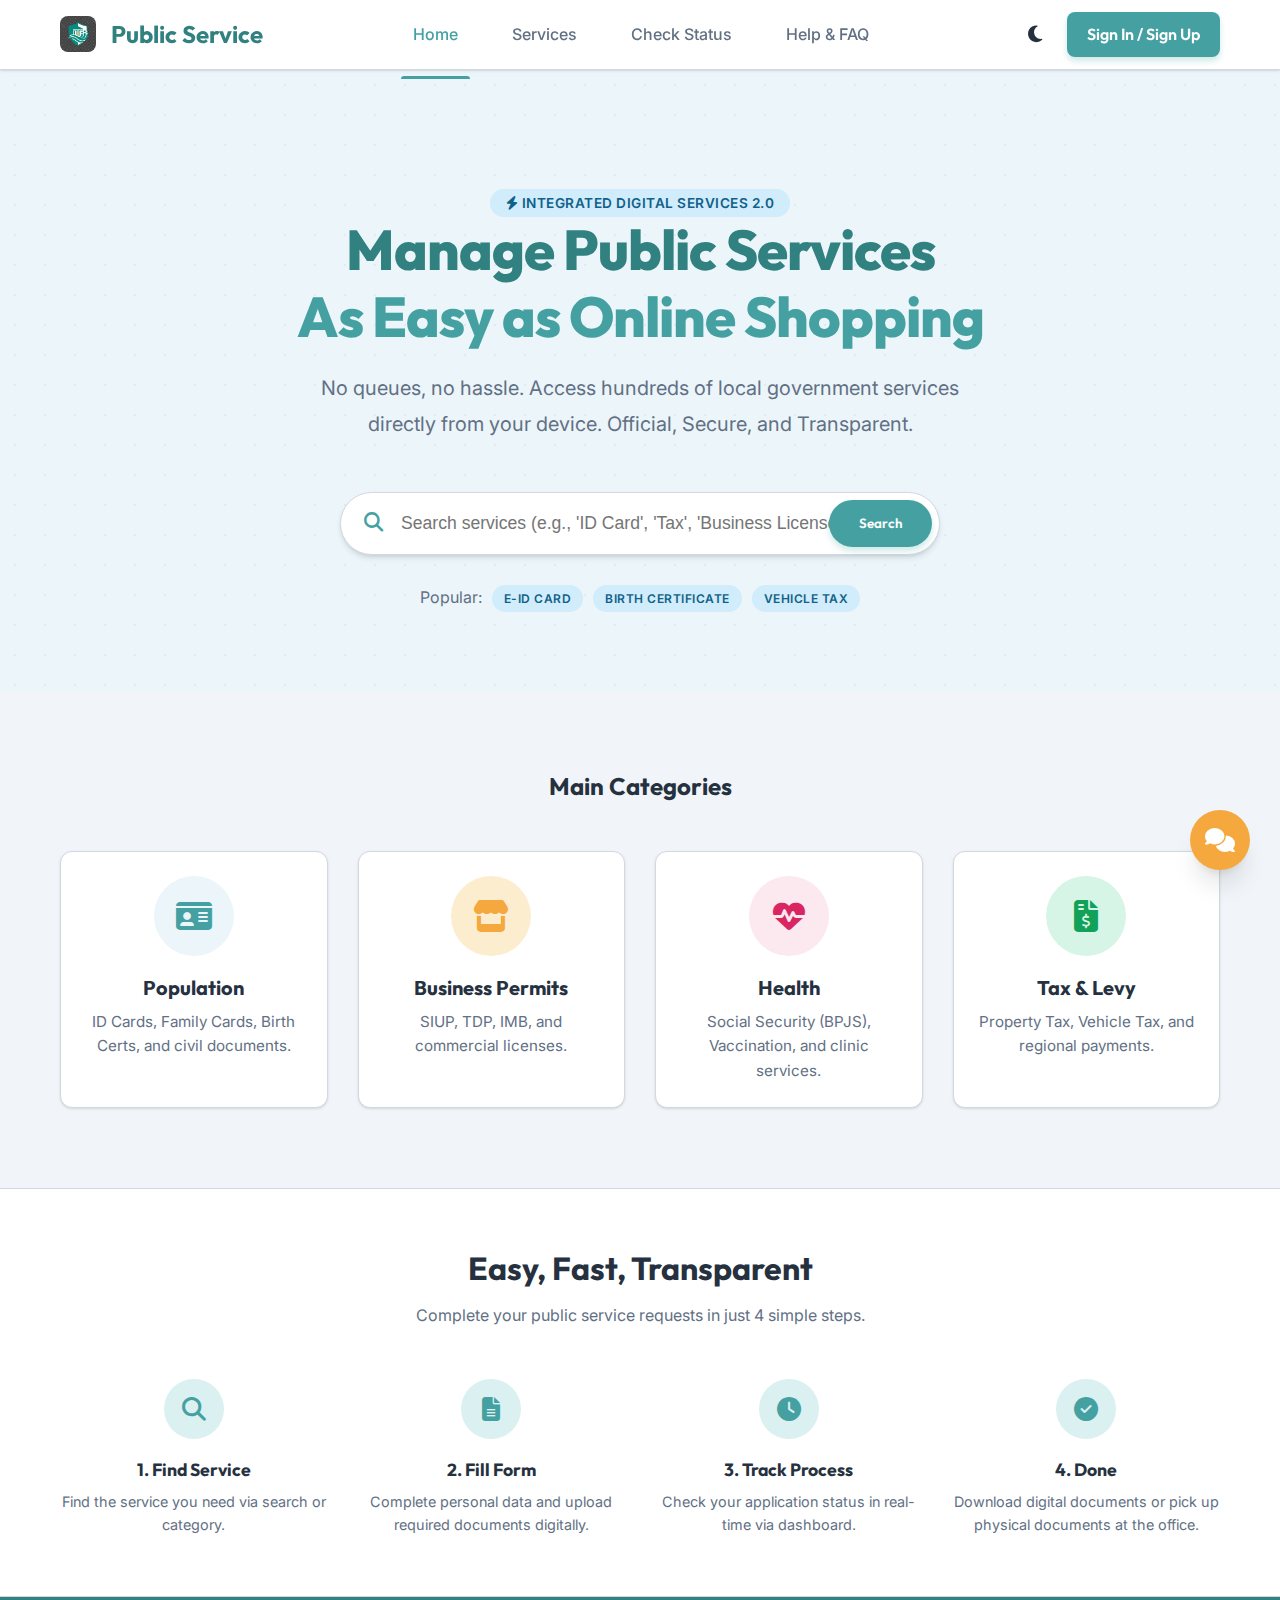
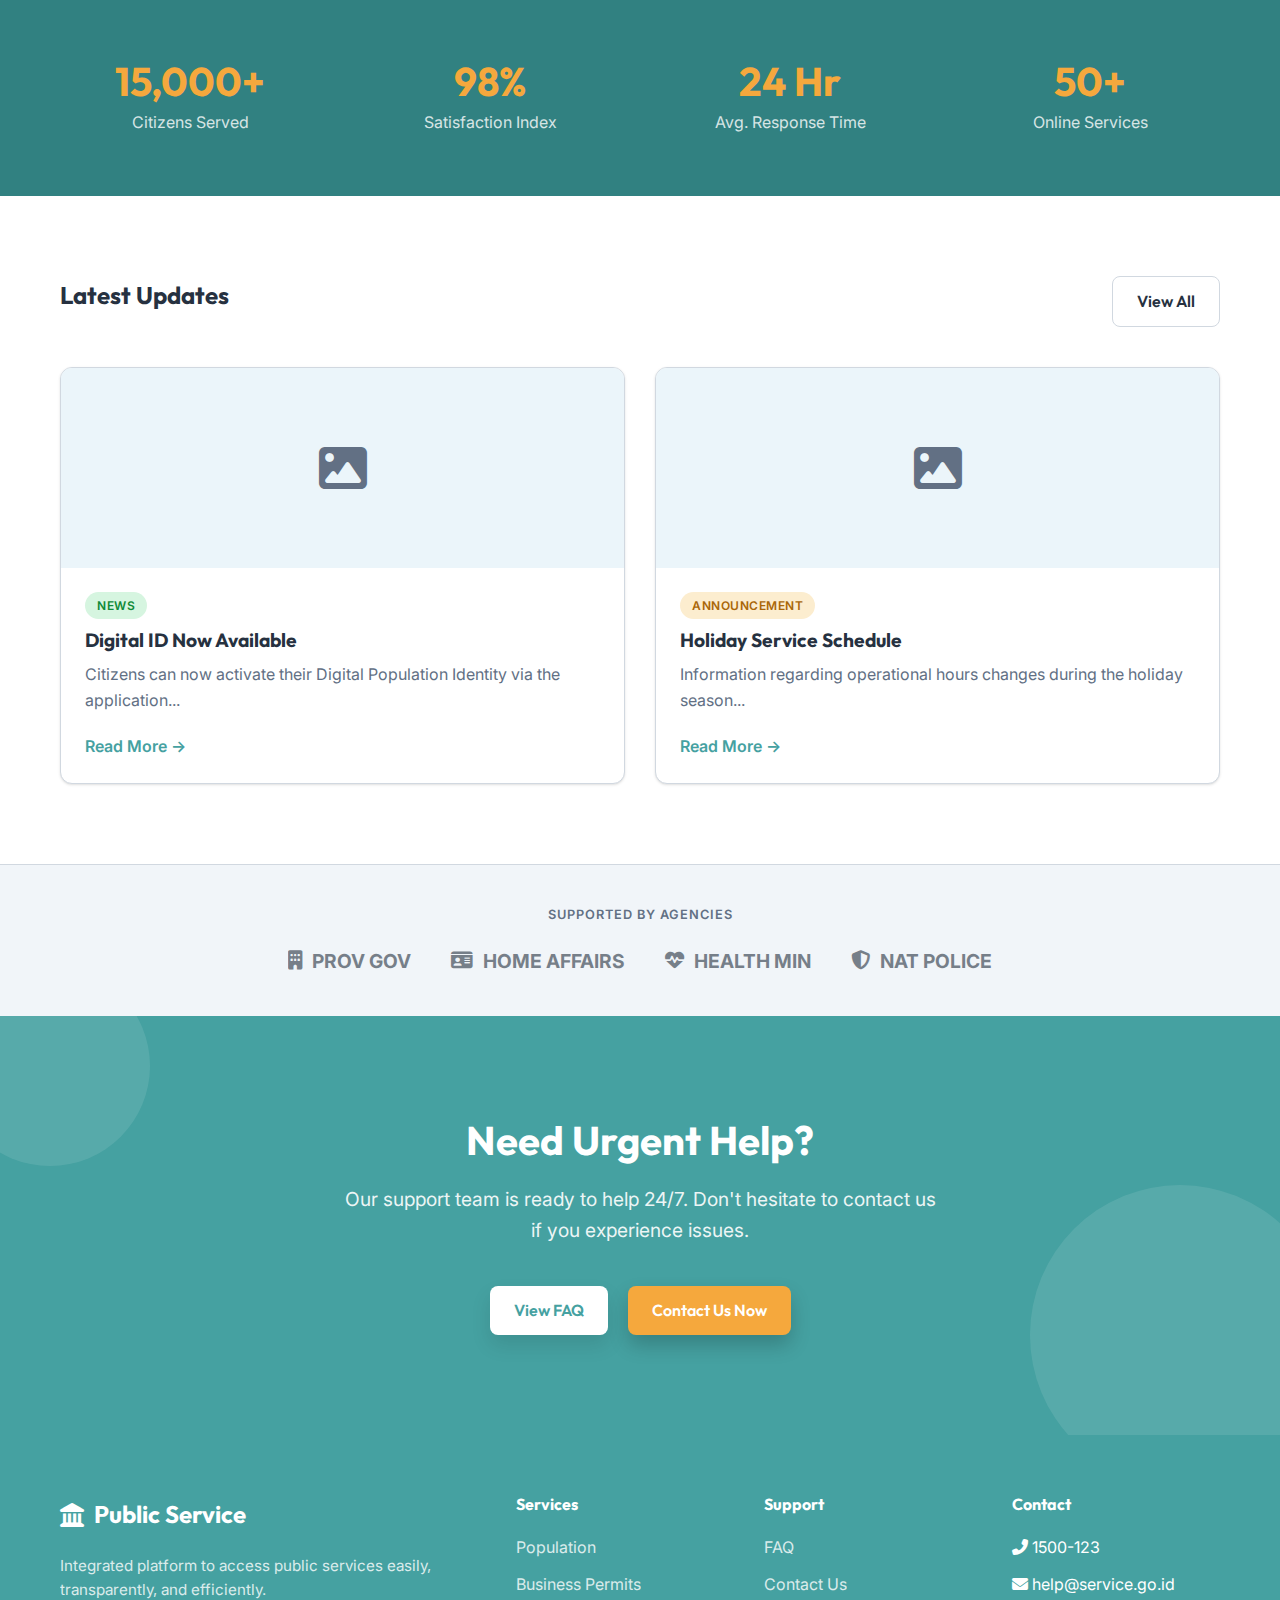
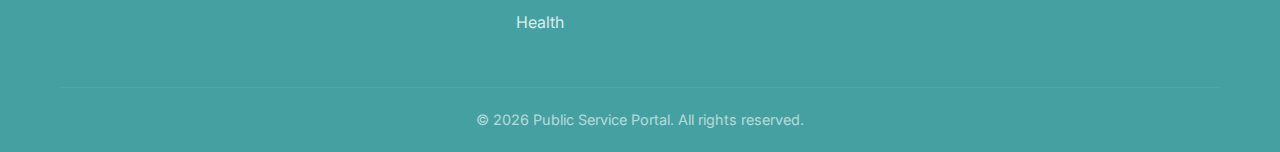
<file: index.html>
<!DOCTYPE html>
<html>

<head>
    <meta http-equiv="refresh" content="0; url=pages/home/index.html">
    <link rel="icon" href="assets/logo.png" type="image/png">
    <script>window.location.href = "pages/home/index.html";</script>
</head>

<body>
    Redirecting to <a href="pages/home/index.html">Home</a>...
</body>

</html>
</file>
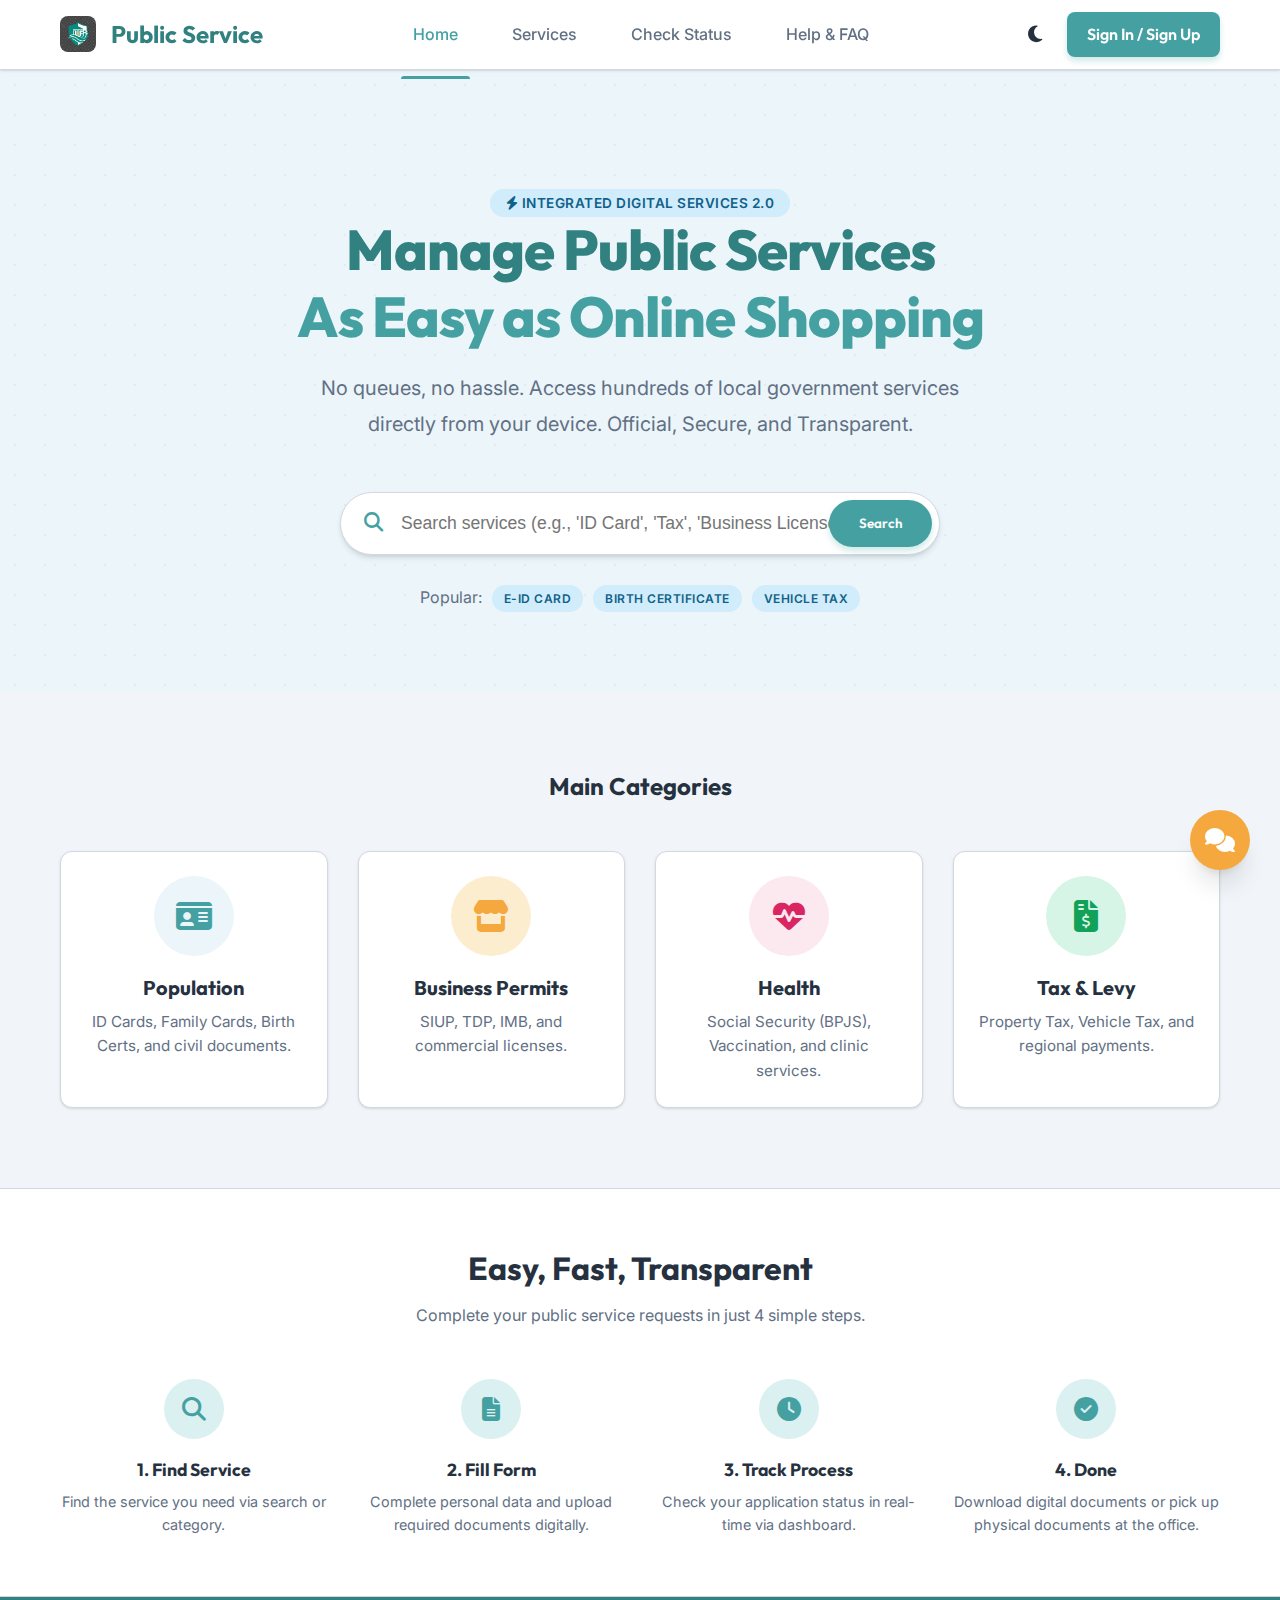
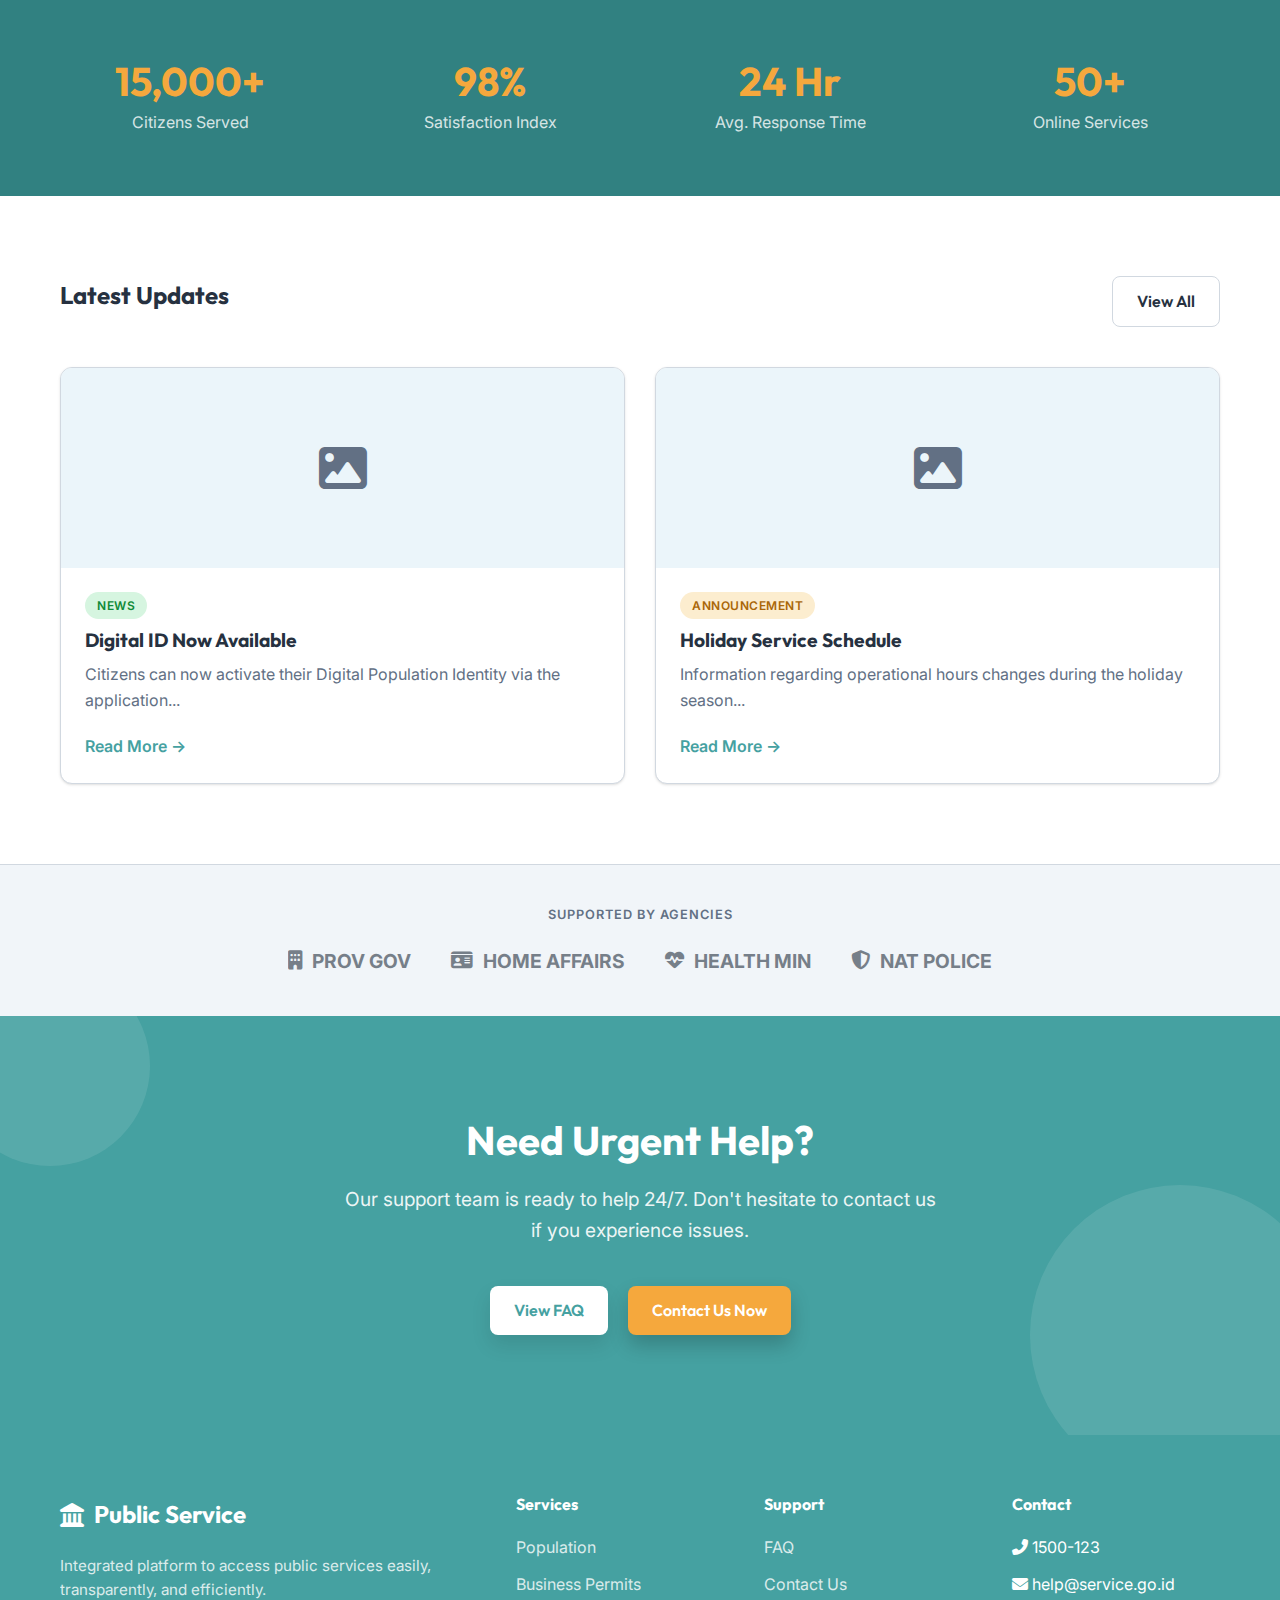
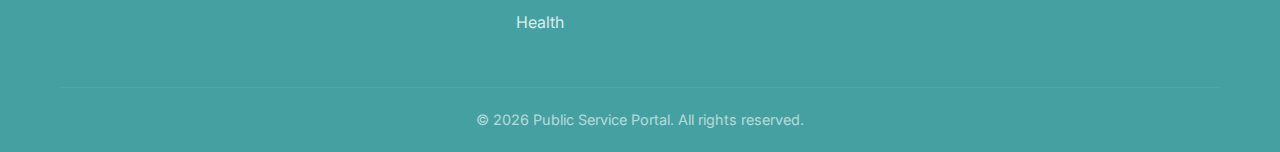
<file: pages/home/index.html>
<!DOCTYPE html>
<html lang="en">

<head>
    <meta charset="UTF-8">
    <meta name="viewport" content="width=device-width, initial-scale=1.0">
    <title>Public Service Portal - Home</title>

    <!-- Fonts -->
    <link
        href="https://fonts.googleapis.com/css2?family=Inter:wght@400;500;600&family=Outfit:wght@500;700;800&display=swap"
        rel="stylesheet">

    <!-- Icons -->
    <link rel="stylesheet" href="https://cdnjs.cloudflare.com/ajax/libs/font-awesome/6.4.0/css/all.min.css">
    <link rel="icon" href="../../assets/logo.png" type="image/png">

    <!-- Styles -->
    <link rel="stylesheet" href="../../css/style.css">
</head>

<body>

    <!-- Header -->
    <header class="app-header">
        <div class="container">
            <a href="index.html" class="logo">
                <img src="../../assets/logo.png" alt="Logo" height="36" style="margin-right: 5px;">
                <span>Public Service</span>
            </a>

            <nav class="nav-menu">
                <a href="index.html" class="nav-link active">Home</a>
                <a href="../services/index.html" class="nav-link">Services</a>
                <a href="../user/status.html" class="nav-link">Check Status</a>
                <a href="../support/faq.html" class="nav-link">Help & FAQ</a>
            </nav>

            <div style="display: flex; align-items: center; gap: 15px;">
                <button class="mobile-menu-toggle">
                    <i class="fas fa-bars"></i>
                </button>
                <button class="btn btn-outline theme-toggle"
                    style="padding: 8px 12px; border: none; font-size: 1.2rem;">
                    <i class="fas fa-moon"></i>
                </button>
                <a href="../auth/login.html" class="btn btn-primary">
                    Sign In / Sign Up
                </a>
            </div>
        </div>
    </header>

    <!-- Main Content -->
    <main class="main-wrapper">

        <!-- Hero Section -->
        <section class="hero-section"
            style="padding: 120px 0 80px; background-color: var(--color-secondary); text-align: center; position: relative; overflow: hidden;">
            <!-- Simple pattern overlay -->
            <div
                style="position: absolute; inset: 0; background-image: radial-gradient(#cbd5e1 1px, transparent 1px); background-size: 30px 30px; opacity: 0.3; pointer-events: none;">
            </div>

            <div class="container" style="position: relative; z-index: 1;">
                <span class="badge badge-info" style="margin-bottom: 20px; font-size: 0.85rem; padding: 6px 16px;"><i
                        class="fas fa-bolt"></i> Integrated Digital Services 2.0</span>
                <h1
                    style="font-size: 3.5rem; margin-bottom: 20px; color: var(--color-primary-dark); font-weight: 800; letter-spacing: -1px;">
                    Manage Public Services <br><span style="color: var(--color-primary);">As Easy as Online
                        Shopping</span></h1>
                <p
                    style="font-size: 1.25rem; color: var(--text-muted); margin-bottom: 50px; max-width: 700px; margin-left: auto; margin-right: auto; line-height: 1.8;">
                    No queues, no hassle. Access hundreds of local government services directly from your device.
                    Official, Secure, and Transparent.
                </p>

                <!-- Search Bar -->
                <div class="search-box" style="margin: 0 auto; max-width: 600px; position: relative;">
                    <input type="text" placeholder="Search services (e.g., 'ID Card', 'Tax', 'Business License')"
                        style="width: 100%; padding: 20px 24px; padding-left: 60px; border-radius: 50px; border: 1px solid var(--border-color); font-size: 1.1rem; box-shadow: var(--shadow-md); outline: none;">
                    <i class="fas fa-search"
                        style="position: absolute; left: 24px; top: 50%; transform: translateY(-50%); color: var(--color-primary); font-size: 1.2rem;"></i>
                    <button class="btn btn-primary"
                        style="position: absolute; right: 8px; top: 8px; bottom: 8px; border-radius: 40px; padding: 0 30px;">
                        Search
                    </button>
                </div>

                <div style="margin-top: 30px; display: flex; gap: 10px; justify-content: center; flex-wrap: wrap;">
                    <span style="color: var(--text-muted);">Popular:</span>
                    <a href="#" class="badge badge-info" style="cursor: pointer; text-decoration: none;">e-ID Card</a>
                    <a href="#" class="badge badge-info" style="cursor: pointer; text-decoration: none;">Birth
                        Certificate</a>
                    <a href="#" class="badge badge-info" style="cursor: pointer; text-decoration: none;">Vehicle Tax</a>
                </div>
            </div>
        </section>

        <!-- Service Categories -->
        <section class="section" style="padding: 80px 0;">
            <div class="container">
                <h2 style="text-align: center; margin-bottom: 50px;">Main Categories</h2>

                <div class="grid-categories"
                    style="display: grid; grid-template-columns: repeat(auto-fit, minmax(250px, 1fr)); gap: 30px;">
                    <!-- Card 1 -->
                    <a href="../services/index.html?cat=population" class="card category-card"
                        style="text-align: center; text-decoration: none; display: block;">
                        <div class="icon-circle"
                            style="width: 80px; height: 80px; background: var(--color-secondary); color: var(--color-primary); border-radius: 50%; display: flex; align-items: center; justify-content: center; font-size: 2rem; margin: 0 auto 20px;">
                            <i class="fas fa-id-card"></i>
                        </div>
                        <h3 style="font-size: 1.25rem;">Population</h3>
                        <p style="color: var(--text-muted); font-size: 0.95rem;">ID Cards, Family Cards, Birth Certs,
                            and civil documents.</p>
                    </a>

                    <!-- Card 2 -->
                    <a href="../services/index.html?cat=business" class="card category-card"
                        style="text-align: center; text-decoration: none; display: block;">
                        <div class="icon-circle"
                            style="width: 80px; height: 80px; background: hsl(40, 90%, 90%); color: var(--color-accent); border-radius: 50%; display: flex; align-items: center; justify-content: center; font-size: 2rem; margin: 0 auto 20px;">
                            <i class="fas fa-store"></i>
                        </div>
                        <h3 style="font-size: 1.25rem;">Business Permits</h3>
                        <p style="color: var(--text-muted); font-size: 0.95rem;">SIUP, TDP, IMB, and commercial
                            licenses.</p>
                    </a>

                    <!-- Card 3 -->
                    <a href="../services/index.html?cat=health" class="card category-card"
                        style="text-align: center; text-decoration: none; display: block;">
                        <div class="icon-circle"
                            style="width: 80px; height: 80px; background: hsl(340, 80%, 95%); color: hsl(340, 70%, 50%); border-radius: 50%; display: flex; align-items: center; justify-content: center; font-size: 2rem; margin: 0 auto 20px;">
                            <i class="fas fa-heartbeat"></i>
                        </div>
                        <h3 style="font-size: 1.25rem;">Health</h3>
                        <p style="color: var(--text-muted); font-size: 0.95rem;">Social Security (BPJS), Vaccination,
                            and clinic services.</p>
                    </a>

                    <!-- Card 4 -->
                    <a href="../services/index.html?cat=tax" class="card category-card"
                        style="text-align: center; text-decoration: none; display: block;">
                        <div class="icon-circle"
                            style="width: 80px; height: 80px; background: hsl(150, 60%, 90%); color: hsl(150, 80%, 35%); border-radius: 50%; display: flex; align-items: center; justify-content: center; font-size: 2rem; margin: 0 auto 20px;">
                            <i class="fas fa-file-invoice-dollar"></i>
                        </div>
                        <h3 style="font-size: 1.25rem;">Tax & Levy</h3>
                        <p style="color: var(--text-muted); font-size: 0.95rem;">Property Tax, Vehicle Tax, and regional
                            payments.</p>
                    </a>
                </div>
            </div>
        </section>

        <!-- How It Works (Flow) -->
        <section class="section"
            style="padding: 60px 0; background-color: var(--bg-card); border-top: 1px solid var(--border-color); border-bottom: 1px solid var(--border-color);">
            <div class="container">
                <div style="text-align: center; margin-bottom: 50px;">
                    <h2 style="font-size: 2rem;">Easy, Fast, Transparent</h2>
                    <p style="color: var(--text-muted);">Complete your public service requests in just 4 simple steps.
                    </p>
                </div>

                <div
                    style="display: grid; grid-template-columns: repeat(auto-fit, minmax(220px, 1fr)); gap: 30px; text-align: center;">
                    <div style="position: relative;">
                        <div
                            style="width: 60px; height: 60px; background: var(--color-primary-light); color: var(--color-primary); border-radius: 50%; display: flex; align-items: center; justify-content: center; font-size: 1.5rem; margin: 0 auto 20px;">
                            <i class="fas fa-search"></i>
                        </div>
                        <h4 style="font-size: 1.1rem; margin-bottom: 10px;">1. Find Service</h4>
                        <p style="font-size: 0.9rem; color: var(--text-muted);">Find the service you need via search or
                            category.</p>
                    </div>

                    <div style="position: relative;">
                        <div
                            style="width: 60px; height: 60px; background: var(--color-primary-light); color: var(--color-primary); border-radius: 50%; display: flex; align-items: center; justify-content: center; font-size: 1.5rem; margin: 0 auto 20px;">
                            <i class="fas fa-file-alt"></i>
                        </div>
                        <h4 style="font-size: 1.1rem; margin-bottom: 10px;">2. Fill Form</h4>
                        <p style="font-size: 0.9rem; color: var(--text-muted);">Complete personal data and upload
                            required documents digitally.</p>
                    </div>

                    <div style="position: relative;">
                        <div
                            style="width: 60px; height: 60px; background: var(--color-primary-light); color: var(--color-primary); border-radius: 50%; display: flex; align-items: center; justify-content: center; font-size: 1.5rem; margin: 0 auto 20px;">
                            <i class="fas fa-clock"></i>
                        </div>
                        <h4 style="font-size: 1.1rem; margin-bottom: 10px;">3. Track Process</h4>
                        <p style="font-size: 0.9rem; color: var(--text-muted);">Check your application status in
                            real-time via dashboard.</p>
                    </div>

                    <div style="position: relative;">
                        <div
                            style="width: 60px; height: 60px; background: var(--color-primary-light); color: var(--color-primary); border-radius: 50%; display: flex; align-items: center; justify-content: center; font-size: 1.5rem; margin: 0 auto 20px;">
                            <i class="fas fa-check-circle"></i>
                        </div>
                        <h4 style="font-size: 1.1rem; margin-bottom: 10px;">4. Done</h4>
                        <p style="font-size: 0.9rem; color: var(--text-muted);">Download digital documents or pick up
                            physical documents at the office.</p>
                    </div>
                </div>
            </div>
        </section>

        <!-- Real-time Stats -->
        <section class="section" style="padding: 60px 0; background-color: var(--color-primary-dark); color: white;">
            <div class="container">
                <div
                    style="display: grid; grid-template-columns: repeat(auto-fit, minmax(200px, 1fr)); gap: 40px; text-align: center;">
                    <div>
                        <h2 style="font-size: 2.5rem; color: var(--color-accent); margin-bottom: 5px;">15,000+</h2>
                        <p style="opacity: 0.8;">Citizens Served</p>
                    </div>
                    <div>
                        <h2 style="font-size: 2.5rem; color: var(--color-accent); margin-bottom: 5px;">98%</h2>
                        <p style="opacity: 0.8;">Satisfaction Index</p>
                    </div>
                    <div>
                        <h2 style="font-size: 2.5rem; color: var(--color-accent); margin-bottom: 5px;">24 Hr</h2>
                        <p style="opacity: 0.8;">Avg. Response Time</p>
                    </div>
                    <div>
                        <h2 style="font-size: 2.5rem; color: var(--color-accent); margin-bottom: 5px;">50+</h2>
                        <p style="opacity: 0.8;">Online Services</p>
                    </div>
                </div>
            </div>
        </section>

        <!-- Featured/News Section -->
        <section class="section" style="padding: 80px 0; background-color: var(--bg-card);">
            <div class="container">
                <div style="display: flex; justify-content: space-between; align-items: center; margin-bottom: 40px;">
                    <h2>Latest Updates</h2>
                    <a href="#" class="btn btn-outline">View All</a>
                </div>

                <div class="grid-news"
                    style="display: grid; grid-template-columns: repeat(auto-fit, minmax(350px, 1fr)); gap: 30px;">
                    <!-- News Item -->
                    <article class="card" style="padding: 0; overflow: hidden;">
                        <div
                            style="height: 200px; background-color: var(--color-secondary); display: flex; align-items: center; justify-content: center; color: var(--text-muted);">
                            <i class="fas fa-image fa-3x"></i>
                        </div>
                        <div style="padding: 24px;">
                            <span class="badge badge-success"
                                style="margin-bottom: 10px; display: inline-block;">News</span>
                            <h3 style="font-size: 1.2rem; margin-bottom: 10px;">Digital ID Now Available</h3>
                            <p style="color: var(--text-muted); margin-bottom: 20px;">Citizens can now activate their
                                Digital Population Identity via the application...</p>
                            <a href="#" style="color: var(--color-primary); font-weight: 600;">Read More
                                &rarr;</a>
                        </div>
                    </article>

                    <article class="card" style="padding: 0; overflow: hidden;">
                        <div
                            style="height: 200px; background-color: var(--color-secondary); display: flex; align-items: center; justify-content: center; color: var(--text-muted);">
                            <i class="fas fa-image fa-3x"></i>
                        </div>
                        <div style="padding: 24px;">
                            <span class="badge badge-warning"
                                style="margin-bottom: 10px; display: inline-block;">Announcement</span>
                            <h3 style="font-size: 1.2rem; margin-bottom: 10px;">Holiday Service Schedule</h3>
                            <p style="color: var(--text-muted); margin-bottom: 20px;">Information regarding operational
                                hours changes during the holiday season...</p>
                            <a href="#" style="color: var(--color-primary); font-weight: 600;">Read More
                                &rarr;</a>
                        </div>
                    </article>
                </div>
            </div>
        </section>

        <!-- Partners / Trust -->
        <section style="padding: 40px 0; border-top: 1px solid var(--border-color); background: var(--bg-body);">
            <div class="container" style="text-align: center;">
                <p
                    style="text-transform: uppercase; font-size: 0.8rem; letter-spacing: 1px; color: var(--text-muted); margin-bottom: 20px; font-weight: 600;">
                    Supported By Agencies</p>
                <div
                    style="display: flex; gap: 40px; justify-content: center; align-items: center; opacity: 0.6; flex-wrap: wrap;">
                    <div style="font-weight: 700; font-size: 1.2rem; display: flex; align-items: center; gap: 10px;"><i
                            class="fas fa-building"></i> PROV GOV</div>
                    <div style="font-weight: 700; font-size: 1.2rem; display: flex; align-items: center; gap: 10px;"><i
                            class="fas fa-id-card"></i> HOME AFFAIRS</div>
                    <div style="font-weight: 700; font-size: 1.2rem; display: flex; align-items: center; gap: 10px;"><i
                            class="fas fa-heartbeat"></i> HEALTH MIN</div>
                    <div style="font-weight: 700; font-size: 1.2rem; display: flex; align-items: center; gap: 10px;"><i
                            class="fas fa-shield-alt"></i> NAT POLICE</div>
                </div>
            </div>
        </section>

        <!-- Call to Action -->
        <section
            style="padding: 100px 0; background-color: var(--color-primary); color: white; text-align: center; position: relative; overflow: hidden;">
            <!-- Decorative circle -->
            <div
                style="position: absolute; top: -50px; left: -50px; width: 200px; height: 200px; background: rgba(255,255,255,0.1); border-radius: 50%;">
            </div>
            <div
                style="position: absolute; bottom: -50px; right: -50px; width: 300px; height: 300px; background: rgba(255,255,255,0.1); border-radius: 50%;">
            </div>

            <div class="container" style="position: relative; z-index: 1;">
                <h2 style="color: white; margin-bottom: 20px; font-size: 2.5rem;">Need Urgent Help?</h2>
                <p style="font-size: 1.2rem; margin-bottom: 40px; opacity: 0.9; max-width: 600px; margin: 0 auto 40px;">
                    Our support team is ready to help 24/7. Don't hesitate to contact us if you experience issues.</p>
                <div style="display: flex; gap: 20px; justify-content: center;">
                    <a href="../support/faq.html" class="btn"
                        style="background: white; color: var(--color-primary); border: none; box-shadow: 0 10px 20px rgba(0,0,0,0.1);">View
                        FAQ</a>
                    <a href="#" class="btn btn-accent" style="box-shadow: 0 10px 20px rgba(0,0,0,0.2);">Contact Us
                        Now</a>
                </div>
            </div>
        </section>

    </main>

    <!-- Footer -->
    <footer class="app-footer">
        <div class="container">
            <div class="footer-grid">
                <div class="footer-col">
                    <div class="logo" style="color: white; margin-bottom: 20px;">
                        <i class="fas fa-landmark"></i>
                        <span>Public Service</span>
                    </div>
                    <p style="opacity: 0.8; font-size: 0.95rem;">
                        Integrated platform to access public services easily, transparently, and efficiently.
                    </p>
                </div>
                <div class="footer-col">
                    <h4>Services</h4>
                    <ul class="footer-links">
                        <li><a href="#">Population</a></li>
                        <li><a href="#">Business Permits</a></li>
                        <li><a href="#">Health</a></li>
                    </ul>
                </div>
                <div class="footer-col">
                    <h4>Support</h4>
                    <ul class="footer-links">
                        <li><a href="../support/faq.html">FAQ</a></li>
                        <li><a href="#">Contact Us</a></li>
                    </ul>
                </div>
                <div class="footer-col">
                    <h4>Contact</h4>
                    <ul class="footer-links">
                        <li><i class="fas fa-phone-alt"></i> 1500-123</li>
                        <li><i class="fas fa-envelope"></i> help@service.go.id</li>
                    </ul>
                </div>
            </div>
            <div
                style="border-top: 1px solid rgba(255,255,255,0.1); padding-top: 20px; text-align: center; opacity: 0.6; font-size: 0.9rem;">
                &copy; 2026 Public Service Portal. All rights reserved.
            </div>
        </div>
    </footer>

    <!-- Scripts -->
    <script src="../../js/theme.js"></script>
    <script src="../../js/main.js"></script>
</body>

</html>
</file>
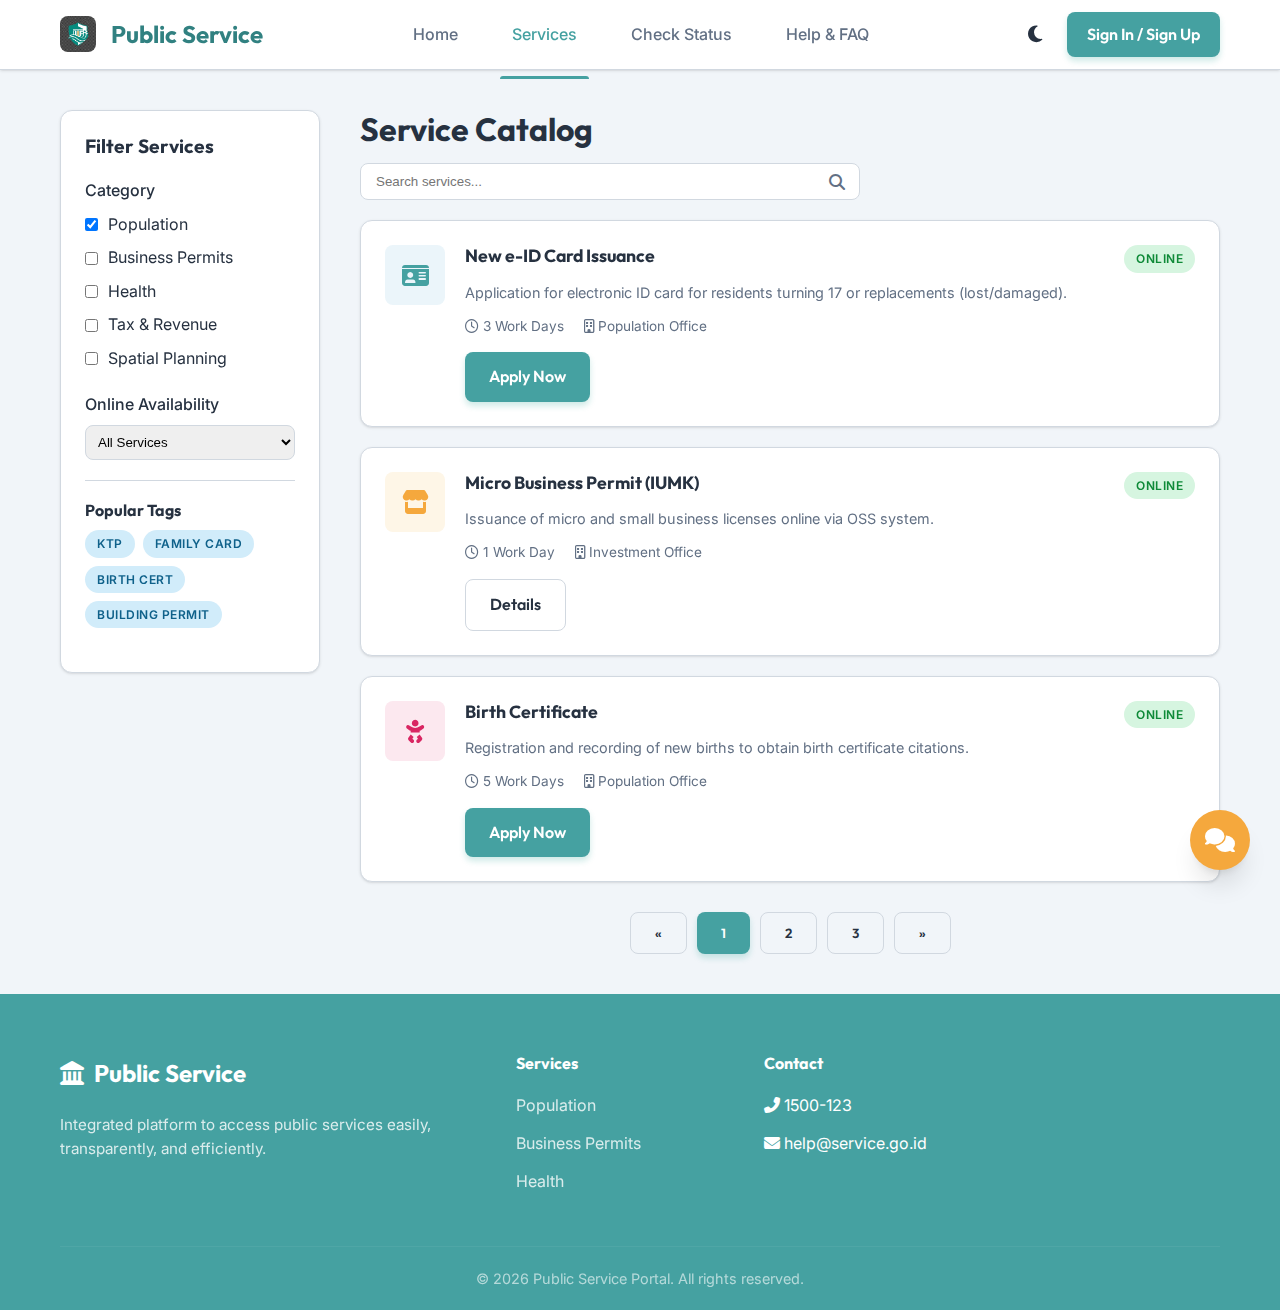
<file: pages/services/index.html>
<!DOCTYPE html>
<html lang="en">

<head>
    <meta charset="UTF-8">
    <meta name="viewport" content="width=device-width, initial-scale=1.0">
    <title>Service Catalog - Public Service Portal</title>
    <link href="https://fonts.googleapis.com/css2?family=Inter:wght@400;500;600&family=Outfit:wght@500;700&display=swap"
        rel="stylesheet">
    <link rel="stylesheet" href="https://cdnjs.cloudflare.com/ajax/libs/font-awesome/6.4.0/css/all.min.css">
    <link rel="icon" href="../../assets/logo.png" type="image/png">
    <link rel="stylesheet" href="../../css/style.css">
    <style>
        .catalog-wrapper {
            padding: 40px 20px;
            display: grid;
            grid-template-columns: 260px 1fr;
            gap: 40px;
        }

        .filter-sidebar {
            position: sticky;
            top: calc(var(--header-height) + 20px);
            align-self: start;
        }

        .catalog-header {
            display: flex;
            flex-direction: column;
            align-items: flex-start;
            margin-bottom: 20px;
            gap: 15px;
        }

        .catalog-header h1 {
            margin: 0;
        }

        .catalog-header>div {
            width: 100%;
        }

        .search-box {
            position: relative;
            width: 100%;
            max-width: 500px;
        }

        .service-card {
            display: flex;
            gap: 20px;
            align-items: start;
        }

        .service-icon {
            width: 60px;
            height: 60px;
            border-radius: var(--radius-sm);
            display: flex;
            align-items: center;
            justify-content: center;
            font-size: 1.5rem;
            flex-shrink: 0;
        }

        .service-content {
            flex: 1;
            min-width: 0;
        }

        .service-header {
            display: flex;
            justify-content: space-between;
            align-items: start;
            margin-bottom: 8px;
            gap: 10px;
        }

        .service-meta {
            display: flex;
            gap: 20px;
            font-size: 0.85rem;
            color: var(--text-muted);
            flex-wrap: wrap;
        }

        /* Mobile Responsive */
        @media (max-width: 768px) {
            .catalog-wrapper {
                grid-template-columns: 1fr;
                gap: 20px;
                padding: 20px 15px;
            }

            .filter-sidebar {
                position: static;
                max-height: 0;
                overflow: hidden;
                transition: max-height 0.3s ease;
            }

            .filter-sidebar.active {
                max-height: 800px;
            }

            .catalog-header {
                flex-direction: column;
                align-items: stretch;
            }

            .catalog-header h1 {
                font-size: 1.75rem !important;
            }

            .search-box {
                width: 100%;
            }

            .service-card {
                flex-direction: column;
                gap: 15px;
            }

            .service-icon {
                width: 50px;
                height: 50px;
                font-size: 1.25rem;
            }

            .service-header {
                flex-direction: column;
                align-items: start;
                gap: 8px;
            }

            .service-content .btn {
                width: 100%;
                margin-top: 10px;
            }

            .service-meta {
                gap: 10px;
                font-size: 0.8rem;
            }
        }
    </style>
</head>

<body>

    <!-- Header -->
    <header class="app-header">
        <div class="container">
            <a href="../home/index.html" class="logo">
                <img src="../../assets/logo.png" alt="Logo" height="36" style="margin-right: 5px;">
                <span>Public Service</span>
            </a>
            <nav class="nav-menu">
                <a href="../home/index.html" class="nav-link">Home</a>
                <a href="index.html" class="nav-link active">Services</a>
                <a href="../user/status.html" class="nav-link">Check Status</a>
                <a href="../support/faq.html" class="nav-link">Help & FAQ</a>
            </nav>
            <div style="display: flex; align-items: center; gap: 15px;">
                <button class="mobile-menu-toggle">
                    <i class="fas fa-bars"></i>
                </button>
                <button class="btn btn-outline theme-toggle" style="border:none; font-size:1.2rem;">
                    <i class="fas fa-moon"></i>
                </button>
                <a href="../auth/login.html" class="btn btn-primary">Sign In / Sign Up</a>
            </div>
        </div>
    </header>

    <main class="main-wrapper container catalog-wrapper">

        <!-- Sidebar Filter -->
        <aside class="filter-sidebar" id="filterSidebar">
            <div class="card">
                <div style="display: flex; justify-content: space-between; align-items: center; margin-bottom: 20px;">
                    <h3 style="font-size: 1.2rem; margin: 0;">Filter Services</h3>
                    <button id="closeFilterBtn" class="btn btn-outline btn-sm"
                        style="display: none; padding: 5px 10px; font-size: 0.8rem;">
                        <i class="fas fa-times"></i>
                    </button>
                </div>

                <div style="margin-bottom: 20px;">
                    <label style="display: block; font-weight: 500; margin-bottom: 8px;">Category</label>
                    <div style="display: flex; flex-direction: column; gap: 8px;">
                        <label style="display: flex; gap: 10px; align-items: center; cursor: pointer;">
                            <input type="checkbox" checked> Population
                        </label>
                        <label style="display: flex; gap: 10px; align-items: center; cursor: pointer;">
                            <input type="checkbox"> Business Permits
                        </label>
                        <label style="display: flex; gap: 10px; align-items: center; cursor: pointer;">
                            <input type="checkbox"> Health
                        </label>
                        <label style="display: flex; gap: 10px; align-items: center; cursor: pointer;">
                            <input type="checkbox"> Tax & Revenue
                        </label>
                        <label style="display: flex; gap: 10px; align-items: center; cursor: pointer;">
                            <input type="checkbox"> Spatial Planning
                        </label>
                    </div>
                </div>

                <div style="margin-bottom: 20px;">
                    <label style="display: block; font-weight: 500; margin-bottom: 8px;">Online Availability</label>
                    <select class="form-control"
                        style="width: 100%; padding: 8px; border: 1px solid var(--border-color); border-radius: var(--radius-sm);">
                        <option>All Services</option>
                        <option>Online Only</option>
                        <option>Offline / Visit</option>
                    </select>
                </div>

                <hr style="margin: 20px 0; border: none; border-top: 1px solid var(--border-color);">

                <div style="margin-bottom: 20px;">
                    <h4 style="font-size: 1rem; margin-bottom: 10px;">Popular Tags</h4>
                    <div style="display: flex; flex-wrap: wrap; gap: 8px;">
                        <span class="badge badge-info">KTP</span>
                        <span class="badge badge-info">Family Card</span>
                        <span class="badge badge-info">Birth Cert</span>
                        <span class="badge badge-info">Building Permit</span>
                    </div>
                </div>
            </div>
        </aside>

        <!-- Main Content -->
        <section>
            <div class="catalog-header">
                <h1>Service Catalog</h1>
                <div style="display: flex; gap: 10px; align-items: center; width: 100%;">
                    <button id="toggleFilterBtn" class="btn btn-outline" style="display: none;">
                        <i class="fas fa-filter"></i> Filter
                    </button>
                    <div class="search-box" style="flex: 1;">
                        <input type="text" placeholder="Search services..."
                            style="width: 100%; padding: 10px 15px; padding-right: 40px; border: 1px solid var(--border-color); border-radius: var(--radius-sm);">
                        <i class="fas fa-search"
                            style="position: absolute; right: 15px; top: 50%; transform: translateY(-50%); color: var(--text-muted);"></i>
                    </div>
                </div>
            </div>

            <div class="service-list" style="display: flex; flex-direction: column; gap: 20px;">
                <!-- Service Item 1 -->
                <div class="card service-card">
                    <div class="service-icon" style="background: var(--color-secondary); color: var(--color-primary);">
                        <i class="fas fa-id-card"></i>
                    </div>
                    <div class="service-content">
                        <div class="service-header">
                            <h3 style="font-size: 1.1rem; margin: 0;">New e-ID Card Issuance</h3>
                            <span class="badge badge-success">Online</span>
                        </div>
                        <p style="color: var(--text-muted); font-size: 0.9rem; margin-bottom: 12px;">Application for
                            electronic ID card for residents turning 17 or replacements (lost/damaged).</p>
                        <div class="service-meta">
                            <span><i class="far fa-clock"></i> 3 Work Days</span>
                            <span><i class="far fa-building"></i> Population Office</span>
                        </div>
                        <a href="detail.html" class="btn btn-primary" style="margin-top: 15px;">Apply Now</a>
                    </div>
                </div>

                <!-- Service Item 2 -->
                <div class="card service-card">
                    <div class="service-icon" style="background: hsl(40, 90%, 95%); color: var(--color-accent);">
                        <i class="fas fa-store"></i>
                    </div>
                    <div class="service-content">
                        <div class="service-header">
                            <h3 style="font-size: 1.1rem; margin: 0;">Micro Business Permit (IUMK)</h3>
                            <span class="badge badge-success">Online</span>
                        </div>
                        <p style="color: var(--text-muted); font-size: 0.9rem; margin-bottom: 12px;">Issuance of micro
                            and small business licenses online via OSS system.</p>
                        <div class="service-meta">
                            <span><i class="far fa-clock"></i> 1 Work Day</span>
                            <span><i class="far fa-building"></i> Investment Office</span>
                        </div>
                        <a href="#" class="btn btn-outline" style="margin-top: 15px;">Details</a>
                    </div>
                </div>

                <!-- Service Item 3 -->
                <div class="card service-card">
                    <div class="service-icon" style="background: hsl(340, 80%, 95%); color: hsl(340, 70%, 50%);">
                        <i class="fas fa-baby"></i>
                    </div>
                    <div class="service-content">
                        <div class="service-header">
                            <h3 style="font-size: 1.1rem; margin: 0;">Birth Certificate</h3>
                            <span class="badge badge-success">Online</span>
                        </div>
                        <p style="color: var(--text-muted); font-size: 0.9rem; margin-bottom: 12px;">Registration and
                            recording of new births to obtain birth certificate citations.</p>
                        <div class="service-meta">
                            <span><i class="far fa-clock"></i> 5 Work Days</span>
                            <span><i class="far fa-building"></i> Population Office</span>
                        </div>
                        <a href="detail.html" class="btn btn-primary" style="margin-top: 15px;">Apply Now</a>
                    </div>
                </div>
            </div>

            <!-- Pagination -->
            <div style="margin-top: 30px; display: flex; justify-content: center; gap: 10px; flex-wrap: wrap;">
                <button class="btn btn-outline" disabled>&laquo;</button>
                <button class="btn btn-primary">1</button>
                <button class="btn btn-outline">2</button>
                <button class="btn btn-outline">3</button>
                <button class="btn btn-outline">&raquo;</button>
            </div>
        </section>

    </main>

    <!-- Footer -->
    <footer class="app-footer">
        <div class="container">
            <div class="footer-grid">
                <div class="footer-col">
                    <div class="logo" style="color: white; margin-bottom: 20px;">
                        <i class="fas fa-landmark"></i>
                        <span>Public Service</span>
                    </div>
                    <p style="opacity: 0.8; font-size: 0.95rem;">
                        Integrated platform to access public services easily, transparently, and efficiently.
                    </p>
                </div>
                <div class="footer-col">
                    <h4>Services</h4>
                    <ul class="footer-links">
                        <li><a href="#">Population</a></li>
                        <li><a href="#">Business Permits</a></li>
                        <li><a href="#">Health</a></li>
                    </ul>
                </div>
                <div class="footer-col">
                    <h4>Contact</h4>
                    <ul class="footer-links">
                        <li><i class="fas fa-phone-alt"></i> 1500-123</li>
                        <li><i class="fas fa-envelope"></i> help@service.go.id</li>
                    </ul>
                </div>
            </div>
            <div
                style="border-top: 1px solid rgba(255,255,255,0.1); padding-top: 20px; text-align: center; opacity: 0.6; font-size: 0.9rem;">
                &copy; 2026 Public Service Portal. All rights reserved.
            </div>
        </div>
    </footer>

    <!-- Scripts -->
    <script src="../../js/theme.js"></script>
    <script src="../../js/main.js"></script>
    <script>
        // Mobile Filter Toggle
        document.addEventListener('DOMContentLoaded', () => {
            const filterSidebar = document.getElementById('filterSidebar');
            const toggleBtn = document.getElementById('toggleFilterBtn');
            const closeBtn = document.getElementById('closeFilterBtn');

            function updateFilterUI() {
                if (window.innerWidth <= 768) {
                    toggleBtn.style.display = 'block';
                    closeBtn.style.display = 'block';
                } else {
                    toggleBtn.style.display = 'none';
                    closeBtn.style.display = 'none';
                    filterSidebar.classList.remove('active');
                }
            }

            toggleBtn.addEventListener('click', () => {
                filterSidebar.classList.add('active');
            });

            closeBtn.addEventListener('click', () => {
                filterSidebar.classList.remove('active');
            });

            window.addEventListener('resize', updateFilterUI);
            updateFilterUI();
        });
    </script>
</body>

</html>
</file>
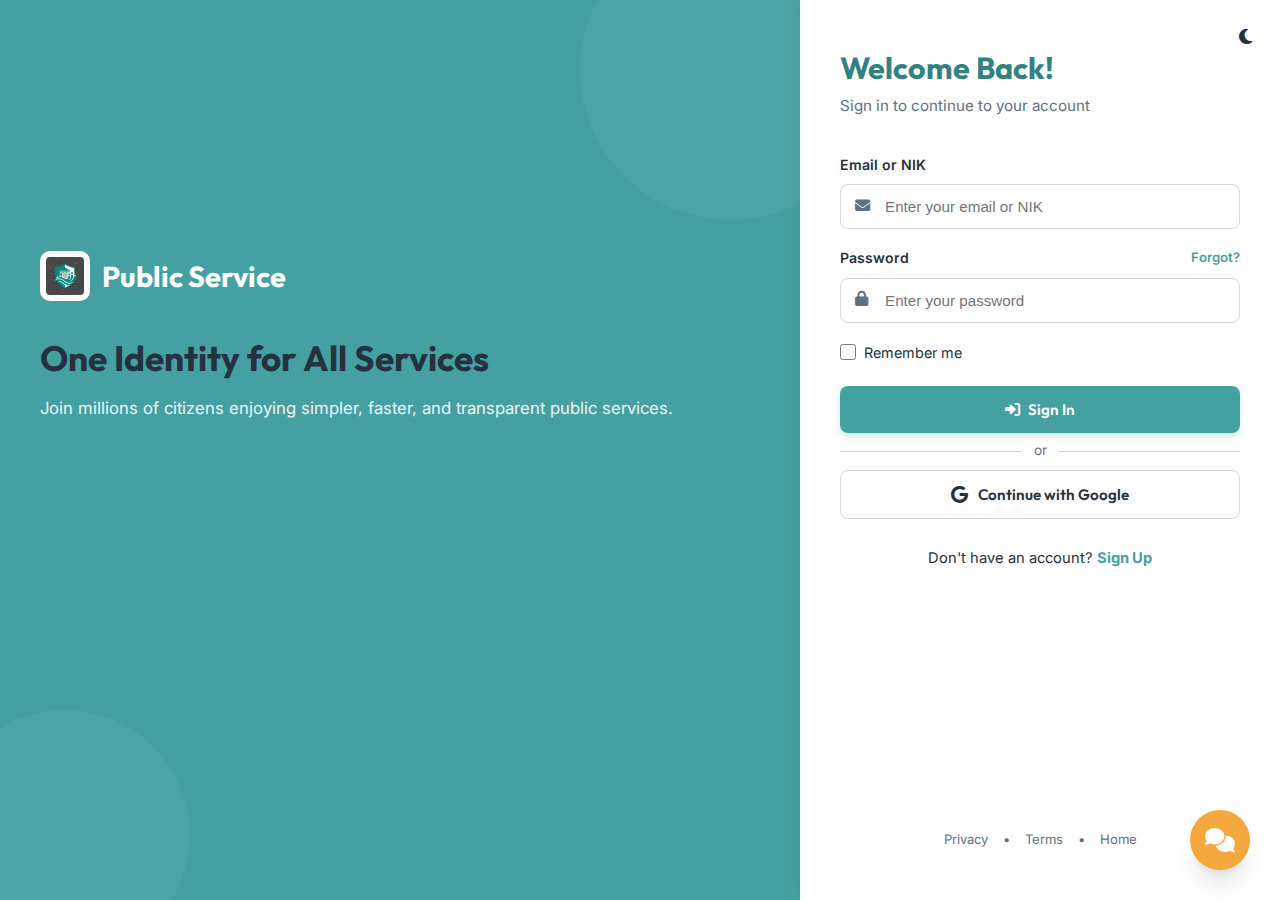
<file: pages/auth/login.html>
<!DOCTYPE html>
<html lang="en">

<head>
    <meta charset="UTF-8">
    <meta name="viewport" content="width=device-width, initial-scale=1.0">
    <title>Sign In - Public Service Portal</title>
    <link
        href="https://fonts.googleapis.com/css2?family=Inter:wght@400;500;600&family=Outfit:wght@500;700;800&display=swap"
        rel="stylesheet">
    <link rel="stylesheet" href="https://cdnjs.cloudflare.com/ajax/libs/font-awesome/6.4.0/css/all.min.css">
    <link rel="icon" href="../../assets/logo.png" type="image/png">
    <link rel="stylesheet" href="../../css/style.css">
    <style>
        * {
            box-sizing: border-box;
        }

        body {
            min-height: 100vh;
            display: flex;
            background: var(--bg-body);
            margin: 0;
            padding: 0;
        }

        .auth-container {
            display: flex;
            width: 100%;
            min-height: 100vh;
        }

        /* Left Side - Value Proposition */
        .auth-info {
            flex: 1;
            background-color: var(--color-primary);
            padding: 50px 40px;
            color: white;
            display: flex;
            flex-direction: column;
            justify-content: center;
            position: relative;
            overflow: hidden;
        }

        .auth-info::before {
            content: '';
            position: absolute;
            top: -80px;
            right: -80px;
            width: 300px;
            height: 300px;
            background: rgba(255, 255, 255, 0.04);
            border-radius: 50%;
        }

        .auth-info::after {
            content: '';
            position: absolute;
            bottom: -60px;
            left: -60px;
            width: 250px;
            height: 250px;
            background: rgba(255, 255, 255, 0.04);
            border-radius: 50%;
        }

        .benefit-list {
            list-style: none;
            margin-top: 30px;
            padding: 0;
        }

        .benefit-item {
            display: flex;
            align-items: flex-start;
            gap: 15px;
            margin-bottom: 20px;
            animation: fadeInUp 0.5s ease forwards;
            opacity: 0;
        }

        .benefit-item:nth-child(1) {
            animation-delay: 0.1s;
        }

        .benefit-item:nth-child(2) {
            animation-delay: 0.2s;
        }

        .benefit-item:nth-child(3) {
            animation-delay: 0.3s;
        }

        @keyframes fadeInUp {
            to {
                opacity: 1;
                transform: translateY(0);
            }

            from {
                opacity: 0;
                transform: translateY(10px);
            }
        }

        .benefit-icon {
            width: 42px;
            height: 42px;
            background: rgba(255, 255, 255, 0.15);
            border-radius: 10px;
            display: flex;
            align-items: center;
            justify-content: center;
            font-size: 1.15rem;
            flex-shrink: 0;
        }

        /* Right Side - Form */
        .auth-form-wrapper {
            width: 480px;
            max-width: 100%;
            background: var(--bg-card);
            padding: 50px 40px;
            display: flex;
            flex-direction: column;
            justify-content: center;
            position: relative;
            box-shadow: -5px 0 20px rgba(0, 0, 0, 0.04);
        }

        .form-input {
            width: 100%;
            padding: 13px 16px;
            padding-left: 44px;
            border: 1.5px solid var(--border-color);
            border-radius: 8px;
            font-size: 0.95rem;
            outline: none;
            transition: all 0.2s;
            background: var(--bg-card);
        }

        .form-input:focus {
            border-color: var(--color-primary);
            box-shadow: 0 0 0 3px rgba(13, 148, 136, 0.1);
        }

        .input-wrapper {
            position: relative;
            margin-bottom: 18px;
        }

        .input-icon {
            position: absolute;
            left: 15px;
            top: calc(50% + 14px);
            transform: translateY(-50%);
            color: var(--text-muted);
            font-size: 0.95rem;
        }

        .btn-auth {
            padding: 14px;
            font-size: 0.95rem;
            border-radius: 8px;
            font-weight: 600;
            transition: all 0.2s;
        }

        .btn-auth:active {
            transform: scale(0.98);
        }

        /* Mobile Responsive */
        @media (max-width: 900px) {
            .auth-info {
                display: none;
            }

            .auth-form-wrapper {
                width: 100%;
                padding: 30px 20px;
            }

            .form-input {
                padding: 12px 14px;
                padding-left: 42px;
                font-size: 0.9rem;
            }

            .input-icon {
                font-size: 0.9rem;
                left: 14px;
            }
        }

        @media (max-width: 480px) {
            .auth-form-wrapper {
                padding: 25px 16px;
            }

            h2 {
                font-size: 1.6rem !important;
            }

            .btn-auth {
                padding: 12px;
                font-size: 0.9rem;
            }
        }
    </style>
</head>

<body>

    <div class="auth-container">
        <!-- Value Proposition Section -->
        <div class="auth-info">
            <div style="position: relative; z-index: 2;">
                <div class="logo"
                    style="color: white; margin-bottom: 35px; font-size: 1.8rem; display: flex; align-items: center; gap: 12px;">
                    <img src="../../assets/logo.png" alt="Logo" height="50"
                        style="background: white; padding: 6px; border-radius: 10px;">
                    <span>Public Service</span>
                </div>

                <h1
                    style="font-size: 2.2rem; margin-bottom: 15px; line-height: 1.25; font-family: var(--font-heading);">
                    One Identity for All Services</h1>
                <p style="font-size: 1.05rem; opacity: 0.9; margin-bottom: 20px; line-height: 1.6;">Join millions of
                    citizens enjoying simpler, faster, and transparent public services.</p>

                <ul class="benefit-list">
                    <li class="benefit-item">
                        <div class="benefit-icon"><i class="fas fa-magic"></i></div>
                        <div>
                            <h3 style="margin-bottom: 4px; font-size: 1.05rem;">Auto-fill Magic</h3>
                            <p style="font-size: 0.9rem; opacity: 0.85; line-height: 1.5;">Forms automatically filled
                                with your profile data</p>
                        </div>
                    </li>
                    <li class="benefit-item">
                        <div class="benefit-icon"><i class="fas fa-chart-line"></i></div>
                        <div>
                            <h3 style="margin-bottom: 4px; font-size: 1.05rem;">Real-time Tracking</h3>
                            <p style="font-size: 0.9rem; opacity: 0.85; line-height: 1.5;">Monitor your application
                                progress instantly</p>
                        </div>
                    </li>
                    <li class="benefit-item">
                        <div class="benefit-icon"><i class="fas fa-shield-alt"></i></div>
                        <div>
                            <h3 style="margin-bottom: 4px; font-size: 1.05rem;">Secure & Private</h3>
                            <p style="font-size: 0.9rem; opacity: 0.85; line-height: 1.5;">Your data is encrypted and
                                protected</p>
                        </div>
                    </li>
                </ul>
            </div>
        </div>

        <!-- Login Form Section -->
        <div class="auth-form-wrapper">
            <!-- Theme Toggle -->
            <button class="btn btn-outline theme-toggle"
                style="position: absolute; top: 20px; right: 20px; border: none; font-size: 1.1rem; padding: 8px;">
                <i class="fas fa-moon"></i>
            </button>

            <div style="margin-bottom: 35px;">
                <h2 style="font-size: 1.9rem; color: var(--color-primary-dark); margin-bottom: 8px; font-weight: 700;">
                    Welcome Back!</h2>
                <p style="color: var(--text-muted); font-size: 0.95rem;">Sign in to continue to your account</p>
            </div>

            <form onsubmit="return false;">
                <div class="input-wrapper">
                    <label
                        style="display: block; margin-bottom: 8px; font-weight: 600; font-size: 0.88rem; color: var(--text-main);">Email
                        or NIK</label>
                    <input type="text" class="form-input" placeholder="Enter your email or NIK">
                    <i class="fas fa-envelope input-icon"></i>
                </div>

                <div class="input-wrapper">
                    <div style="display: flex; justify-content: space-between; margin-bottom: 8px;">
                        <label style="font-weight: 600; font-size: 0.88rem; color: var(--text-main);">Password</label>
                        <a href="#"
                            style="font-size: 0.82rem; color: var(--color-primary); font-weight: 600; text-decoration: none;">Forgot?</a>
                    </div>
                    <input type="password" class="form-input" placeholder="Enter your password">
                    <i class="fas fa-lock input-icon"></i>
                </div>

                <div style="margin-bottom: 22px;">
                    <label style="display: flex; align-items: center; gap: 8px; cursor: pointer; font-size: 0.9rem;">
                        <input type="checkbox" style="width: 16px; height: 16px; cursor: pointer;">
                        <span>Remember me</span>
                    </label>
                </div>

                <button type="button" class="btn btn-primary btn-auth" style="width: 100%; margin-bottom: 18px;"
                    onclick="simulateLogin()">
                    <i class="fas fa-sign-in-alt"></i> Sign In
                </button>

                <div style="position: relative; text-align: center; margin-bottom: 18px;">
                    <hr style="border: 0; border-top: 1px solid var(--border-color);">
                    <span
                        style="position: absolute; top: 50%; left: 50%; transform: translate(-50%, -50%); background: var(--bg-card); padding: 0 12px; color: var(--text-muted); font-size: 0.85rem;">or</span>
                </div>

                <button type="button" class="btn btn-outline btn-auth"
                    style="width: 100%; display: flex; align-items: center; justify-content: center; gap: 10px;"
                    onclick="simulateLogin()">
                    <i class="fab fa-google" style="font-size: 1.1rem;"></i>
                    Continue with Google
                </button>
            </form>

            <div style="text-align: center; margin-top: 28px; font-size: 0.92rem;">
                Don't have an account? <a href="register.html"
                    style="color: var(--color-primary); font-weight: 700; text-decoration: none;">Sign Up</a>
            </div>

            <div
                style="margin-top: auto; padding-top: 25px; display: flex; gap: 15px; font-size: 0.82rem; color: var(--text-muted); justify-content: center; flex-wrap: wrap;">
                <a href="#" style="text-decoration: none; color: var(--text-muted);">Privacy</a>
                <span>•</span>
                <a href="#" style="text-decoration: none; color: var(--text-muted);">Terms</a>
                <span>•</span>
                <a href="../home/index.html" style="text-decoration: none; color: var(--text-muted);">Home</a>
            </div>
        </div>
    </div>

    <script src="../../js/theme.js"></script>
    <script src="../../js/main.js"></script>
    <script>
        function simulateLogin() {
            const email = document.querySelector('input[type="text"]').value;
            const name = email ? email.split('@')[0] : "Jason Statham";

            const btn = document.querySelector('.btn-primary');
            btn.innerHTML = '<i class="fas fa-circle-notch fa-spin"></i> Signing in...';
            btn.disabled = true;

            setTimeout(() => {
                localStorage.setItem('user', name);
                window.location.href = '../home/index.html';
            }, 1200);
        }
    </script>
</body>

</html>
</file>
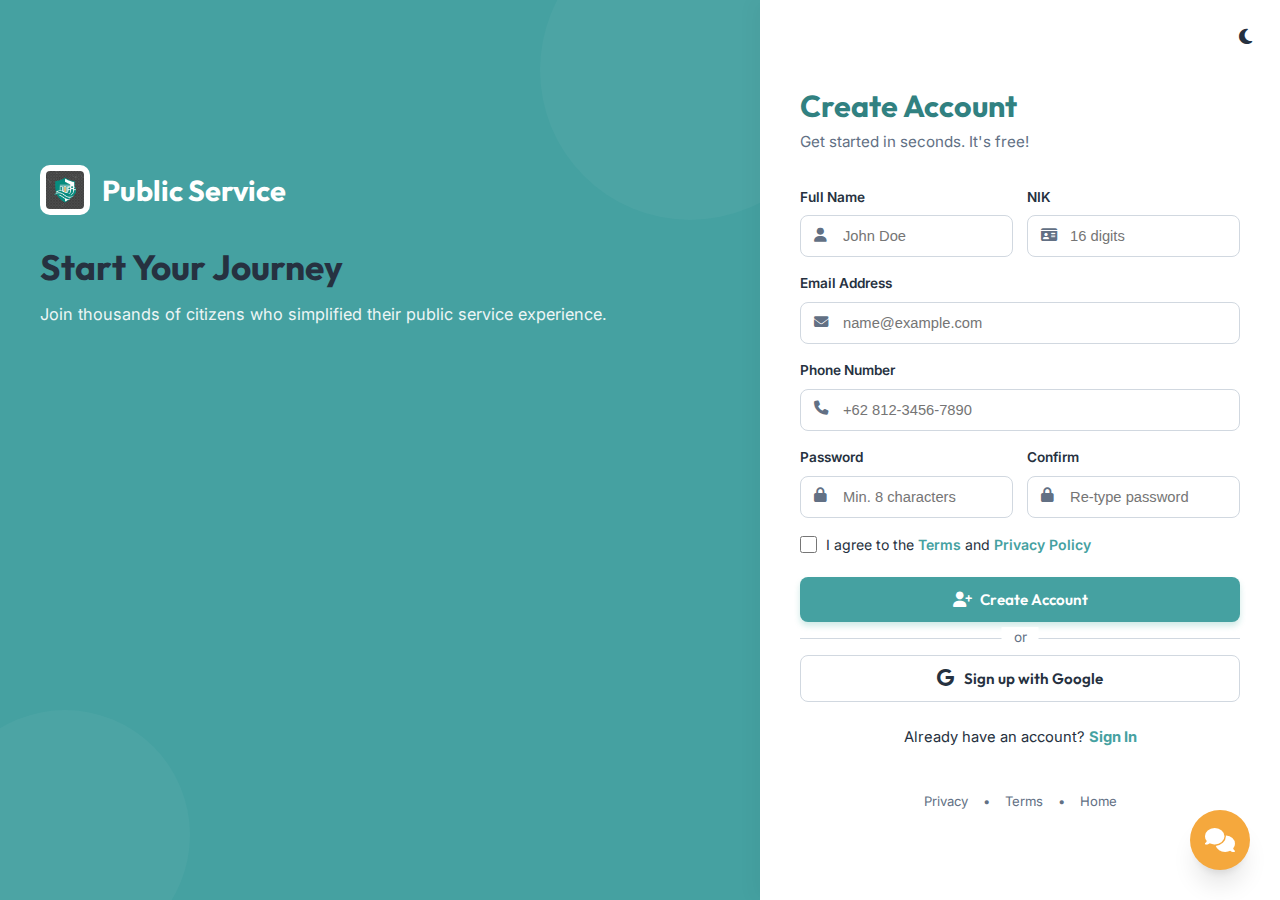
<file: pages/auth/register.html>
<!DOCTYPE html>
<html lang="en">

<head>
    <meta charset="UTF-8">
    <meta name="viewport" content="width=device-width, initial-scale=1.0">
    <title>Create Account - Public Service Portal</title>
    <link
        href="https://fonts.googleapis.com/css2?family=Inter:wght@400;500;600&family=Outfit:wght@500;700;800&display=swap"
        rel="stylesheet">
    <link rel="stylesheet" href="https://cdnjs.cloudflare.com/ajax/libs/font-awesome/6.4.0/css/all.min.css">
    <link rel="icon" href="../../assets/logo.png" type="image/png">
    <link rel="stylesheet" href="../../css/style.css">
    <style>
        * {
            box-sizing: border-box;
        }

        body {
            min-height: 100vh;
            display: flex;
            background: var(--bg-body);
            margin: 0;
            padding: 0;
        }

        .auth-container {
            display: flex;
            width: 100%;
            min-height: 100vh;
        }

        /* Left Side - Value Proposition */
        .auth-info {
            flex: 1;
            background-color: var(--color-primary);
            padding: 50px 40px;
            color: white;
            display: flex;
            flex-direction: column;
            justify-content: center;
            position: relative;
            overflow: hidden;
        }

        .auth-info::before {
            content: '';
            position: absolute;
            top: -80px;
            right: -80px;
            width: 300px;
            height: 300px;
            background: rgba(255, 255, 255, 0.04);
            border-radius: 50%;
        }

        .auth-info::after {
            content: '';
            position: absolute;
            bottom: -60px;
            left: -60px;
            width: 250px;
            height: 250px;
            background: rgba(255, 255, 255, 0.04);
            border-radius: 50%;
        }

        .feature-list {
            list-style: none;
            margin-top: 25px;
            padding: 0;
        }

        .feature-item {
            display: flex;
            align-items: center;
            gap: 12px;
            margin-bottom: 16px;
            padding: 14px;
            background: rgba(255, 255, 255, 0.08);
            border-radius: 10px;
            animation: slideIn 0.5s ease forwards;
            opacity: 0;
        }

        .feature-item:nth-child(1) {
            animation-delay: 0.1s;
        }

        .feature-item:nth-child(2) {
            animation-delay: 0.2s;
        }

        .feature-item:nth-child(3) {
            animation-delay: 0.3s;
        }

        .feature-item:nth-child(4) {
            animation-delay: 0.4s;
        }

        @keyframes slideIn {
            to {
                opacity: 1;
                transform: translateX(0);
            }

            from {
                opacity: 0;
                transform: translateX(-10px);
            }
        }

        .feature-icon {
            width: 36px;
            height: 36px;
            background: rgba(255, 255, 255, 0.15);
            border-radius: 8px;
            display: flex;
            align-items: center;
            justify-content: center;
            font-size: 1rem;
            flex-shrink: 0;
        }

        /* Right Side - Form */
        .auth-form-wrapper {
            width: 520px;
            max-width: 100%;
            background: var(--bg-card);
            padding: 45px 40px;
            display: flex;
            flex-direction: column;
            justify-content: center;
            position: relative;
            box-shadow: -5px 0 20px rgba(0, 0, 0, 0.04);
            overflow-y: auto;
        }

        .form-input {
            width: 100%;
            padding: 12px 15px;
            padding-left: 42px;
            border: 1.5px solid var(--border-color);
            border-radius: 8px;
            font-size: 0.92rem;
            outline: none;
            transition: all 0.2s;
            background: var(--bg-card);
        }

        .form-input:focus {
            border-color: var(--color-primary);
            box-shadow: 0 0 0 3px rgba(13, 148, 136, 0.1);
        }

        .input-wrapper {
            position: relative;
            margin-bottom: 16px;
        }

        .input-icon {
            position: absolute;
            left: 14px;
            top: calc(50% + 13px);
            transform: translateY(-50%);
            color: var(--text-muted);
            font-size: 0.9rem;
        }

        .form-row {
            display: grid;
            grid-template-columns: 1fr 1fr;
            gap: 14px;
        }

        .btn-auth {
            padding: 13px;
            font-size: 0.95rem;
            border-radius: 8px;
            font-weight: 600;
            transition: all 0.2s;
        }

        .btn-auth:active {
            transform: scale(0.98);
        }

        /* Mobile Responsive */
        @media (max-width: 900px) {
            .auth-info {
                display: none;
            }

            .auth-form-wrapper {
                width: 100%;
                padding: 30px 20px;
            }

            .form-row {
                grid-template-columns: 1fr;
                gap: 0;
            }

            .form-input {
                padding: 11px 14px;
                padding-left: 40px;
                font-size: 0.9rem;
            }

            .input-icon {
                font-size: 0.85rem;
                left: 13px;
            }
        }

        @media (max-width: 480px) {
            .auth-form-wrapper {
                padding: 25px 16px;
            }

            h2 {
                font-size: 1.6rem !important;
            }

            .btn-auth {
                padding: 11px;
                font-size: 0.9rem;
            }

            .input-wrapper {
                margin-bottom: 14px;
            }
        }
    </style>
</head>

<body>

    <div class="auth-container">
        <!-- Value Proposition Section -->
        <div class="auth-info">
            <div style="position: relative; z-index: 2;">
                <div class="logo"
                    style="color: white; margin-bottom: 30px; font-size: 1.8rem; display: flex; align-items: center; gap: 12px;">
                    <img src="../../assets/logo.png" alt="Logo" height="50"
                        style="background: white; padding: 6px; border-radius: 10px;">
                    <span>Public Service</span>
                </div>

                <h1
                    style="font-size: 2.2rem; margin-bottom: 12px; line-height: 1.25; font-family: var(--font-heading);">
                    Start Your Journey</h1>
                <p style="font-size: 1.02rem; opacity: 0.9; margin-bottom: 22px; line-height: 1.6;">Join thousands of
                    citizens who simplified their public service experience.</p>

                <ul class="feature-list">
                    <li class="feature-item">
                        <div class="feature-icon"><i class="fas fa-check"></i></div>
                        <div>
                            <strong style="display: block; margin-bottom: 2px; font-size: 0.95rem;">Free
                                Forever</strong>
                            <span style="font-size: 0.85rem; opacity: 0.85;">No hidden charges</span>
                        </div>
                    </li>
                    <li class="feature-item">
                        <div class="feature-icon"><i class="fas fa-lock"></i></div>
                        <div>
                            <strong style="display: block; margin-bottom: 2px; font-size: 0.95rem;">Secure &
                                Private</strong>
                            <span style="font-size: 0.85rem; opacity: 0.85;">Encrypted protection</span>
                        </div>
                    </li>
                    <li class="feature-item">
                        <div class="feature-icon"><i class="fas fa-bolt"></i></div>
                        <div>
                            <strong style="display: block; margin-bottom: 2px; font-size: 0.95rem;">Instant
                                Access</strong>
                            <span style="font-size: 0.85rem; opacity: 0.85;">Start immediately</span>
                        </div>
                    </li>
                    <li class="feature-item">
                        <div class="feature-icon"><i class="fas fa-headset"></i></div>
                        <div>
                            <strong style="display: block; margin-bottom: 2px; font-size: 0.95rem;">24/7
                                Support</strong>
                            <span style="font-size: 0.85rem; opacity: 0.85;">Always here to help</span>
                        </div>
                    </li>
                </ul>
            </div>
        </div>

        <!-- Register Form Section -->
        <div class="auth-form-wrapper">
            <!-- Theme Toggle -->
            <button class="btn btn-outline theme-toggle"
                style="position: absolute; top: 20px; right: 20px; border: none; font-size: 1.1rem; padding: 8px;">
                <i class="fas fa-moon"></i>
            </button>

            <div style="margin-bottom: 32px;">
                <h2 style="font-size: 1.9rem; color: var(--color-primary-dark); margin-bottom: 6px; font-weight: 700;">
                    Create Account</h2>
                <p style="color: var(--text-muted); font-size: 0.95rem;">Get started in seconds. It's free!</p>
            </div>

            <form onsubmit="return false;">
                <!-- Full Name & NIK -->
                <div class="form-row">
                    <div class="input-wrapper">
                        <label
                            style="display: block; margin-bottom: 7px; font-weight: 600; font-size: 0.85rem; color: var(--text-main);">Full
                            Name</label>
                        <input type="text" class="form-input" placeholder="John Doe" required>
                        <i class="fas fa-user input-icon"></i>
                    </div>
                    <div class="input-wrapper">
                        <label
                            style="display: block; margin-bottom: 7px; font-weight: 600; font-size: 0.85rem; color: var(--text-main);">NIK</label>
                        <input type="text" class="form-input" placeholder="16 digits" maxlength="16" required>
                        <i class="fas fa-id-card input-icon"></i>
                    </div>
                </div>

                <!-- Email -->
                <div class="input-wrapper">
                    <label
                        style="display: block; margin-bottom: 7px; font-weight: 600; font-size: 0.85rem; color: var(--text-main);">Email
                        Address</label>
                    <input type="email" class="form-input" placeholder="name@example.com" required>
                    <i class="fas fa-envelope input-icon"></i>
                </div>

                <!-- Phone -->
                <div class="input-wrapper">
                    <label
                        style="display: block; margin-bottom: 7px; font-weight: 600; font-size: 0.85rem; color: var(--text-main);">Phone
                        Number</label>
                    <input type="tel" class="form-input" placeholder="+62 812-3456-7890" required>
                    <i class="fas fa-phone input-icon"></i>
                </div>

                <!-- Password & Confirm -->
                <div class="form-row">
                    <div class="input-wrapper">
                        <label
                            style="display: block; margin-bottom: 7px; font-weight: 600; font-size: 0.85rem; color: var(--text-main);">Password</label>
                        <input type="password" class="form-input" placeholder="Min. 8 characters" required>
                        <i class="fas fa-lock input-icon"></i>
                    </div>
                    <div class="input-wrapper">
                        <label
                            style="display: block; margin-bottom: 7px; font-weight: 600; font-size: 0.85rem; color: var(--text-main);">Confirm</label>
                        <input type="password" class="form-input" placeholder="Re-type password" required>
                        <i class="fas fa-lock input-icon"></i>
                    </div>
                </div>

                <!-- Terms Checkbox -->
                <div style="margin-bottom: 22px;">
                    <label
                        style="display: flex; align-items: start; gap: 9px; cursor: pointer; font-size: 0.88rem; line-height: 1.5;">
                        <input type="checkbox" style="width: 17px; height: 17px; margin-top: 2px; cursor: pointer;"
                            required>
                        <span>I agree to the <a href="#"
                                style="color: var(--color-primary); font-weight: 600; text-decoration: none;">Terms</a>
                            and <a href="#"
                                style="color: var(--color-primary); font-weight: 600; text-decoration: none;">Privacy
                                Policy</a></span>
                    </label>
                </div>

                <button type="button" class="btn btn-primary btn-auth" style="width: 100%; margin-bottom: 16px;"
                    onclick="simulateRegister()">
                    <i class="fas fa-user-plus"></i> Create Account
                </button>

                <div style="position: relative; text-align: center; margin-bottom: 16px;">
                    <hr style="border: 0; border-top: 1px solid var(--border-color);">
                    <span
                        style="position: absolute; top: 50%; left: 50%; transform: translate(-50%, -50%); background: var(--bg-card); padding: 0 12px; color: var(--text-muted); font-size: 0.85rem;">or</span>
                </div>

                <button type="button" class="btn btn-outline btn-auth"
                    style="width: 100%; display: flex; align-items: center; justify-content: center; gap: 10px;"
                    onclick="simulateRegister()">
                    <i class="fab fa-google" style="font-size: 1.1rem;"></i>
                    <span>Sign up with Google</span>
                </button>
            </form>

            <div style="text-align: center; margin-top: 24px; font-size: 0.92rem;">
                Already have an account? <a href="login.html"
                    style="color: var(--color-primary); font-weight: 700; text-decoration: none;">Sign In</a>
            </div>

            <div
                style="margin-top: 22px; padding-top: 20px; display: flex; gap: 15px; font-size: 0.82rem; color: var(--text-muted); justify-content: center; flex-wrap: wrap;">
                <a href="#" style="text-decoration: none; color: var(--text-muted);">Privacy</a>
                <span>•</span>
                <a href="#" style="text-decoration: none; color: var(--text-muted);">Terms</a>
                <span>•</span>
                <a href="../home/index.html" style="text-decoration: none; color: var(--text-muted);">Home</a>
            </div>
        </div>
    </div>

    <script src="../../js/theme.js"></script>
    <script src="../../js/main.js"></script>
    <script>
        function simulateRegister() {
            const name = document.querySelector('input[placeholder="John Doe"]').value || "New User";

            const btn = document.querySelector('.btn-primary');
            btn.innerHTML = '<i class="fas fa-circle-notch fa-spin"></i> Creating account...';
            btn.disabled = true;

            setTimeout(() => {
                localStorage.setItem('user', name);
                if (typeof showToast === 'function') {
                    showToast('Account created! Welcome aboard!', 'success');
                }
                setTimeout(() => {
                    window.location.href = '../home/index.html';
                }, 1000);
            }, 1200);
        }
    </script>
</body>

</html>
</file>
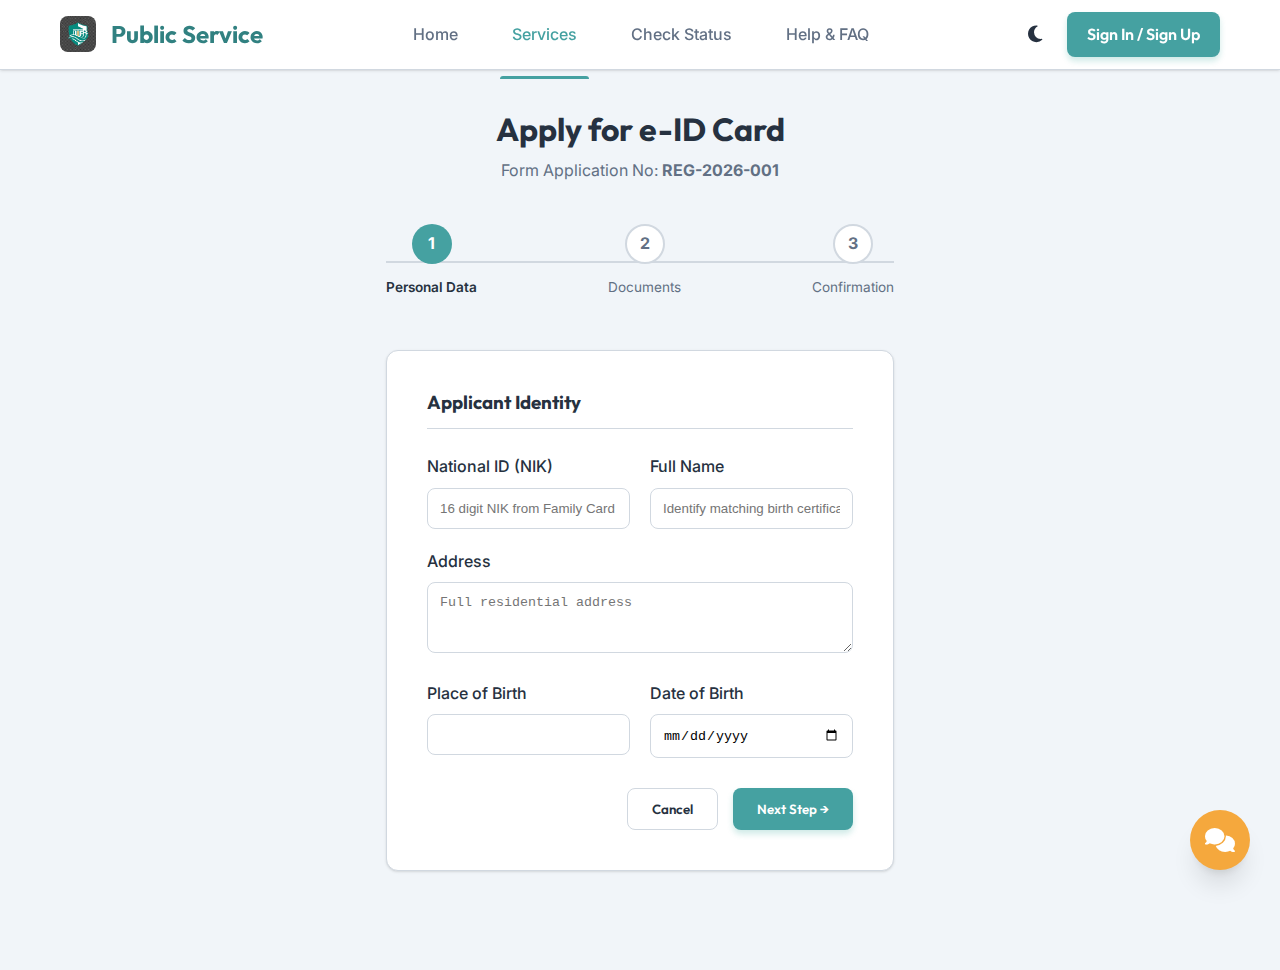
<file: pages/services/apply.html>
<!DOCTYPE html>
<html lang="en">

<head>
    <meta charset="UTF-8">
    <meta name="viewport" content="width=device-width, initial-scale=1.0">
    <title>Application Form - Public Service Portal</title>
    <link href="https://fonts.googleapis.com/css2?family=Inter:wght@400;500;600&family=Outfit:wght@500;700&display=swap"
        rel="stylesheet">
    <link rel="stylesheet" href="https://cdnjs.cloudflare.com/ajax/libs/font-awesome/6.4.0/css/all.min.css">
    <link rel="icon" href="../../assets/logo.png" type="image/png">
    <link rel="stylesheet" href="../../css/style.css">
</head>

<body>

    <header class="app-header">
        <div class="container">
            <a href="../home/index.html" class="logo">
                <img src="../../assets/logo.png" alt="Logo" height="36" style="margin-right: 5px;"><span>Public
                    Service</span>
            </a>
            <nav class="nav-menu">
                <a href="../home/index.html" class="nav-link">Home</a>
                <a href="index.html" class="nav-link active">Services</a>
                <a href="../user/status.html" class="nav-link">Check Status</a>
                <a href="../support/faq.html" class="nav-link">Help & FAQ</a>
            </nav>
            <div style="display: flex; align-items: center; gap: 15px;">
                <button class="btn btn-outline theme-toggle" style="border:none;"><i class="fas fa-moon"></i></button>
                <button class="mobile-menu-toggle">
                    <i class="fas fa-bars"></i>
                </button>
                <a href="../auth/login.html" class="btn btn-primary">Sign In / Sign Up</a>
            </div>
        </div>
    </header>

    <main class="main-wrapper container" style="padding: 40px 0;">
        <div style="max-width: 800px; margin: 0 auto;">
            <div style="margin-bottom: 40px; text-align: center;">
                <h1 style="margin-bottom: 10px;">Apply for e-ID Card</h1>
                <p style="color: var(--text-muted);">Form Application No: <strong>REG-2026-001</strong></p>
            </div>

            <!-- Stepper -->
            <div
                style="display: flex; justify-content: space-between; position: relative; margin-bottom: 50px; max-width: 600px; margin-left: auto; margin-right: auto;">
                <div
                    style="position: absolute; top: 50%; left: 0; right: 0; height: 2px; background: var(--border-color); z-index: 0; transform: translateY(-50%);">
                </div>
                <!-- Step 1 (Active) -->
                <div style="position: relative; z-index: 1; text-align: center;">
                    <div
                        style="width: 40px; height: 40px; background: var(--color-primary); color: white; border-radius: 50%; display: flex; align-items: center; justify-content: center; margin: 0 auto 10px; font-weight: bold;">
                        1</div>
                    <span style="font-size: 0.85rem; font-weight: 600;">Personal Data</span>
                </div>
                <!-- Step 2 -->
                <div style="position: relative; z-index: 1; text-align: center;">
                    <div
                        style="width: 40px; height: 40px; background: var(--bg-card); border: 2px solid var(--border-color); color: var(--text-muted); border-radius: 50%; display: flex; align-items: center; justify-content: center; margin: 0 auto 10px; font-weight: bold;">
                        2</div>
                    <span style="font-size: 0.85rem; color: var(--text-muted);">Documents</span>
                </div>
                <!-- Step 3 -->
                <div style="position: relative; z-index: 1; text-align: center;">
                    <div
                        style="width: 40px; height: 40px; background: var(--bg-card); border: 2px solid var(--border-color); color: var(--text-muted); border-radius: 50%; display: flex; align-items: center; justify-content: center; margin: 0 auto 10px; font-weight: bold;">
                        3</div>
                    <span style="font-size: 0.85rem; color: var(--text-muted);">Confirmation</span>
                </div>
            </div>

            <!-- Form -->
            <div class="card" style="padding: 40px;">
                <form onsubmit="event.preventDefault(); window.location.href='../user/status.html';">
                    <h3
                        style="margin-bottom: 25px; border-bottom: 1px solid var(--border-color); padding-bottom: 15px;">
                        Applicant Identity</h3>

                    <div style="display: grid; grid-template-columns: 1fr 1fr; gap: 20px; margin-bottom: 20px;">
                        <div>
                            <label style="display: block; margin-bottom: 8px; font-weight: 500;">National ID
                                (NIK)</label>
                            <input type="text" class="form-control" placeholder="16 digit NIK from Family Card"
                                style="width: 100%; padding: 12px; border: 1px solid var(--border-color); border-radius: var(--radius-sm);">
                        </div>
                        <div>
                            <label style="display: block; margin-bottom: 8px; font-weight: 500;">Full Name</label>
                            <input type="text" class="form-control" placeholder="Identify matching birth certificate"
                                style="width: 100%; padding: 12px; border: 1px solid var(--border-color); border-radius: var(--radius-sm);">
                        </div>
                    </div>

                    <div style="margin-bottom: 20px;">
                        <label style="display: block; margin-bottom: 8px; font-weight: 500;">Address</label>
                        <textarea class="form-control" rows="3" placeholder="Full residential address"
                            style="width: 100%; padding: 12px; border: 1px solid var(--border-color); border-radius: var(--radius-sm);"></textarea>
                    </div>

                    <div style="display: grid; grid-template-columns: 1fr 1fr; gap: 20px; margin-bottom: 30px;">
                        <div>
                            <label style="display: block; margin-bottom: 8px; font-weight: 500;">Place of Birth</label>
                            <input type="text" class="form-control"
                                style="width: 100%; padding: 12px; border: 1px solid var(--border-color); border-radius: var(--radius-sm);">
                        </div>
                        <div>
                            <label style="display: block; margin-bottom: 8px; font-weight: 500;">Date of Birth</label>
                            <input type="date" class="form-control"
                                style="width: 100%; padding: 12px; border: 1px solid var(--border-color); border-radius: var(--radius-sm);">
                        </div>
                    </div>

                    <div style="display: flex; justify-content: flex-end; gap: 15px;">
                        <button type="button" class="btn btn-outline" onclick="window.history.back()">Cancel</button>
                        <button type="button" class="btn btn-primary"
                            onclick="alert('Demo: Next step would be Document Upload')">Next Step &rarr;</button>
                    </div>
                </form>
            </div>
        </div>
    </main>

    <script src="../../js/theme.js"></script>
    <script src="../../js/main.js"></script>
    <script>
        // Auto-fill simulation
        document.addEventListener('DOMContentLoaded', () => {
            const user = localStorage.getItem('user');
            if (user) {
                // Simulate fetching data from database
                const nameInput = document.querySelector('input[placeholder="Identify matching birth certificate"]');
                const nikInput = document.querySelector('input[placeholder="16 digit NIK from Family Card"]');

                if (nameInput) {
                    nameInput.value = user.replace(/%20/g, ' ');
                    nameInput.style.backgroundColor = "#f0fdf4"; // Light green highlight
                    nameInput.title = "Auto-filled from your profile";
                }

                if (nikInput) {
                    nikInput.value = "3171234567890001";
                    nikInput.style.backgroundColor = "#f0fdf4";
                }

                if (typeof showToast === 'function') {
                    showToast(`Welcome back, ${user}. Form has been auto-filled.`);
                }
            }
        });
    </script>
</body>

</html>
</file>
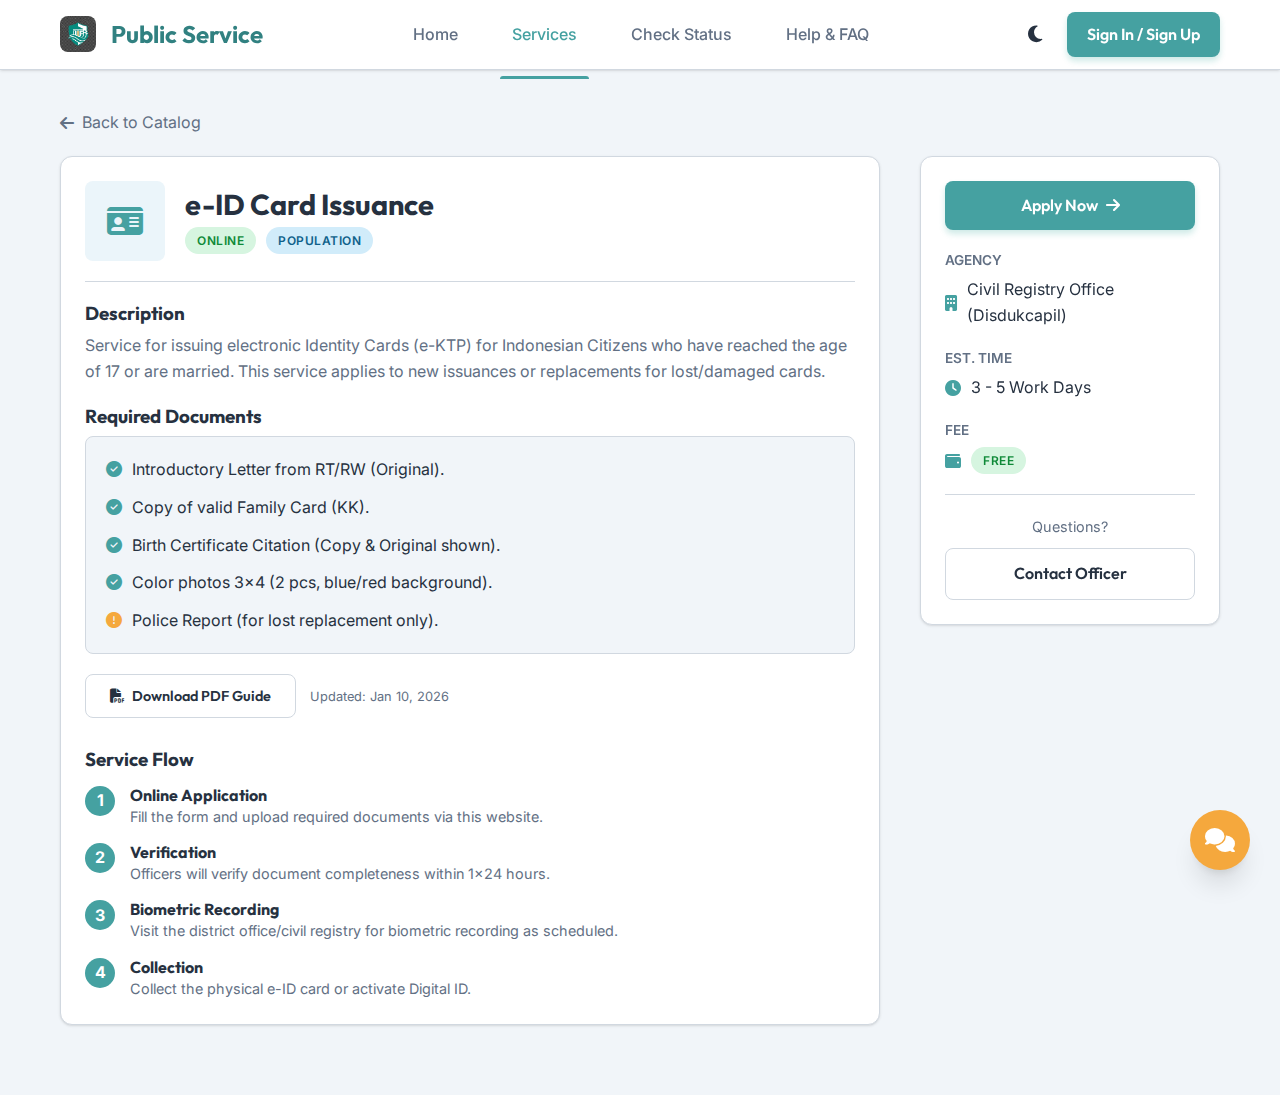
<file: pages/services/detail.html>
<!DOCTYPE html>
<html lang="en">

<head>
    <meta charset="UTF-8">
    <meta name="viewport" content="width=device-width, initial-scale=1.0">
    <title>Service Detail - Public Service Portal</title>
    <link href="https://fonts.googleapis.com/css2?family=Inter:wght@400;500;600&family=Outfit:wght@500;700&display=swap"
        rel="stylesheet">
    <link rel="stylesheet" href="https://cdnjs.cloudflare.com/ajax/libs/font-awesome/6.4.0/css/all.min.css">
    <link rel="icon" href="../../assets/logo.png" type="image/png">
    <link rel="stylesheet" href="../../css/style.css">
</head>

<body>

    <header class="app-header">
        <div class="container">
            <a href="../home/index.html" class="logo">
                <img src="../../assets/logo.png" alt="Logo" height="36" style="margin-right: 5px;"><span>Public
                    Service</span>
            </a>
            <nav class="nav-menu">
                <a href="../home/index.html" class="nav-link">Home</a>
                <a href="index.html" class="nav-link active">Services</a>
                <a href="../user/status.html" class="nav-link">Check Status</a>
                <a href="../support/faq.html" class="nav-link">Help & FAQ</a>
            </nav>
            <div style="display: flex; align-items: center; gap: 15px;">
                <button class="btn btn-outline theme-toggle" style="border:none;"><i class="fas fa-moon"></i></button>
                <button class="mobile-menu-toggle">
                    <i class="fas fa-bars"></i>
                </button>
                <a href="../auth/login.html" class="btn btn-primary">Sign In / Sign Up</a>
            </div>
        </div>
    </header>

    <main class="main-wrapper container" style="padding: 40px 20px;">
        <a href="index.html"
            style="display: flex; align-items: center; gap: 8px; color: var(--text-muted); margin-bottom: 20px;">
            <i class="fas fa-arrow-left"></i> Back to Catalog
        </a>

        <div style="display: grid; grid-template-columns: 1fr 300px; gap: 40px;">
            <!-- Main Content -->
            <div>
                <div class="card" style="margin-bottom: 30px;">
                    <div style="display: flex; align-items: center; gap: 20px; margin-bottom: 20px;">
                        <div
                            style="width: 80px; height: 80px; background: var(--color-secondary); color: var(--color-primary); border-radius: var(--radius-sm); display: flex; align-items: center; justify-content: center; font-size: 2rem;">
                            <i class="fas fa-id-card"></i>
                        </div>
                        <div>
                            <h1 style="font-size: 1.8rem; margin-bottom: 5px;">e-ID Card Issuance</h1>
                            <div style="display: flex; gap: 10px;">
                                <span class="badge badge-success">Online</span>
                                <span class="badge badge-info">Population</span>
                            </div>
                        </div>
                    </div>

                    <div style="border-top: 1px solid var(--border-color); padding-top: 20px;">
                        <h3>Description</h3>
                        <p style="color: var(--text-muted); margin-bottom: 20px;">
                            Service for issuing electronic Identity Cards (e-KTP) for Indonesian Citizens who have
                            reached the age of 17 or are married. This service applies to new issuances or replacements
                            for lost/damaged cards.
                        </p>

                        <h3>Required Documents</h3>
                        <div
                            style="background: var(--bg-body); padding: 20px; border-radius: var(--radius-sm); border: 1px solid var(--border-color); margin-bottom: 20px;">
                            <ul style="list-style: none;">
                                <li style="margin-bottom: 12px; display: flex; align-items: start; gap: 10px;">
                                    <i class="fas fa-check-circle"
                                        style="color: var(--color-primary); margin-top: 4px;"></i>
                                    <span>Introductory Letter from RT/RW (Original).</span>
                                </li>
                                <li style="margin-bottom: 12px; display: flex; align-items: start; gap: 10px;">
                                    <i class="fas fa-check-circle"
                                        style="color: var(--color-primary); margin-top: 4px;"></i>
                                    <span>Copy of valid Family Card (KK).</span>
                                </li>
                                <li style="margin-bottom: 12px; display: flex; align-items: start; gap: 10px;">
                                    <i class="fas fa-check-circle"
                                        style="color: var(--color-primary); margin-top: 4px;"></i>
                                    <span>Birth Certificate Citation (Copy & Original shown).</span>
                                </li>
                                <li style="margin-bottom: 12px; display: flex; align-items: start; gap: 10px;">
                                    <i class="fas fa-check-circle"
                                        style="color: var(--color-primary); margin-top: 4px;"></i>
                                    <span>Color photos 3x4 (2 pcs, blue/red background).</span>
                                </li>
                                <li style="display: flex; align-items: start; gap: 10px;">
                                    <i class="fas fa-exclamation-circle"
                                        style="color: var(--color-accent); margin-top: 4px;"></i>
                                    <span>Police Report (for lost replacement only).</span>
                                </li>
                            </ul>
                        </div>

                        <div style="margin-bottom: 30px;">
                            <button class="btn btn-outline" style="font-size: 0.9rem;"><i class="fas fa-file-pdf"></i>
                                Download PDF Guide</button>
                            <span style="font-size: 0.8rem; color: var(--text-muted); margin-left: 10px;">Updated: Jan
                                10, 2026</span>
                        </div>

                        <h3>Service Flow</h3>
                        <div style="display: flex; flex-direction: column; gap: 15px; margin-top: 15px;">
                            <div style="display: flex; gap: 15px;">
                                <div
                                    style="width: 30px; height: 30px; background: var(--color-primary); color: white; border-radius: 50%; display: flex; align-items: center; justify-content: center; font-weight: bold; flex-shrink: 0;">
                                    1</div>
                                <div>
                                    <h4 style="margin:0;">Online Application</h4>
                                    <p style="font-size:0.9rem; color: var(--text-muted);">Fill the form and upload
                                        required documents via this website.</p>
                                </div>
                            </div>
                            <div style="display: flex; gap: 15px;">
                                <div
                                    style="width: 30px; height: 30px; background: var(--color-primary); color: white; border-radius: 50%; display: flex; align-items: center; justify-content: center; font-weight: bold; flex-shrink: 0;">
                                    2</div>
                                <div>
                                    <h4 style="margin:0;">Verification</h4>
                                    <p style="font-size:0.9rem; color: var(--text-muted);">Officers will verify document
                                        completeness within 1x24 hours.</p>
                                </div>
                            </div>
                            <div style="display: flex; gap: 15px;">
                                <div
                                    style="width: 30px; height: 30px; background: var(--color-primary); color: white; border-radius: 50%; display: flex; align-items: center; justify-content: center; font-weight: bold; flex-shrink: 0;">
                                    3</div>
                                <div>
                                    <h4 style="margin:0;">Biometric Recording</h4>
                                    <p style="font-size:0.9rem; color: var(--text-muted);">Visit the district
                                        office/civil registry for biometric recording as scheduled.</p>
                                </div>
                            </div>
                            <div style="display: flex; gap: 15px;">
                                <div
                                    style="width: 30px; height: 30px; background: var(--color-primary); color: white; border-radius: 50%; display: flex; align-items: center; justify-content: center; font-weight: bold; flex-shrink: 0;">
                                    4</div>
                                <div>
                                    <h4 style="margin:0;">Collection</h4>
                                    <p style="font-size:0.9rem; color: var(--text-muted);">Collect the physical e-ID
                                        card or activate Digital ID.</p>
                                </div>
                            </div>
                        </div>
                    </div>
                </div>
            </div>

            <!-- Sidebar Info -->
            <aside>
                <div class="card" style="position: sticky; top: 100px;">
                    <a href="apply.html" class="btn btn-primary" style="width: 100%; margin-bottom: 20px;">Apply Now <i
                            class="fas fa-arrow-right"></i></a>

                    <div style="margin-bottom: 20px;">
                        <span
                            style="display: block; font-size: 0.85rem; text-transform: uppercase; color: var(--text-muted); font-weight: 600;">Agency</span>
                        <div style="display: flex; align-items: center; gap: 10px; margin-top: 5px;">
                            <i class="fas fa-building" style="color: var(--color-primary);"></i>
                            <span>Civil Registry Office (Disdukcapil)</span>
                        </div>
                    </div>

                    <div style="margin-bottom: 20px;">
                        <span
                            style="display: block; font-size: 0.85rem; text-transform: uppercase; color: var(--text-muted); font-weight: 600;">Est.
                            Time</span>
                        <div style="display: flex; align-items: center; gap: 10px; margin-top: 5px;">
                            <i class="fas fa-clock" style="color: var(--color-primary);"></i>
                            <span>3 - 5 Work Days</span>
                        </div>
                    </div>

                    <div style="margin-bottom: 20px;">
                        <span
                            style="display: block; font-size: 0.85rem; text-transform: uppercase; color: var(--text-muted); font-weight: 600;">Fee</span>
                        <div style="display: flex; align-items: center; gap: 10px; margin-top: 5px;">
                            <i class="fas fa-wallet" style="color: var(--color-primary);"></i>
                            <span class="badge badge-success">FREE</span>
                        </div>
                    </div>

                    <hr style="margin: 20px 0; border: none; border-top: 1px solid var(--border-color);">

                    <div style="text-align: center;">
                        <p style="font-size: 0.9rem; color: var(--text-muted); margin-bottom: 10px;">Questions?</p>
                        <a href="../support/faq.html" class="btn btn-outline" style="width: 100%;">Contact Officer</a>
                    </div>
                </div>
            </aside>
        </div>
    </main>

    <script src="../../js/theme.js"></script>
    <script src="../../js/main.js"></script>
</body>

</html>
</file>
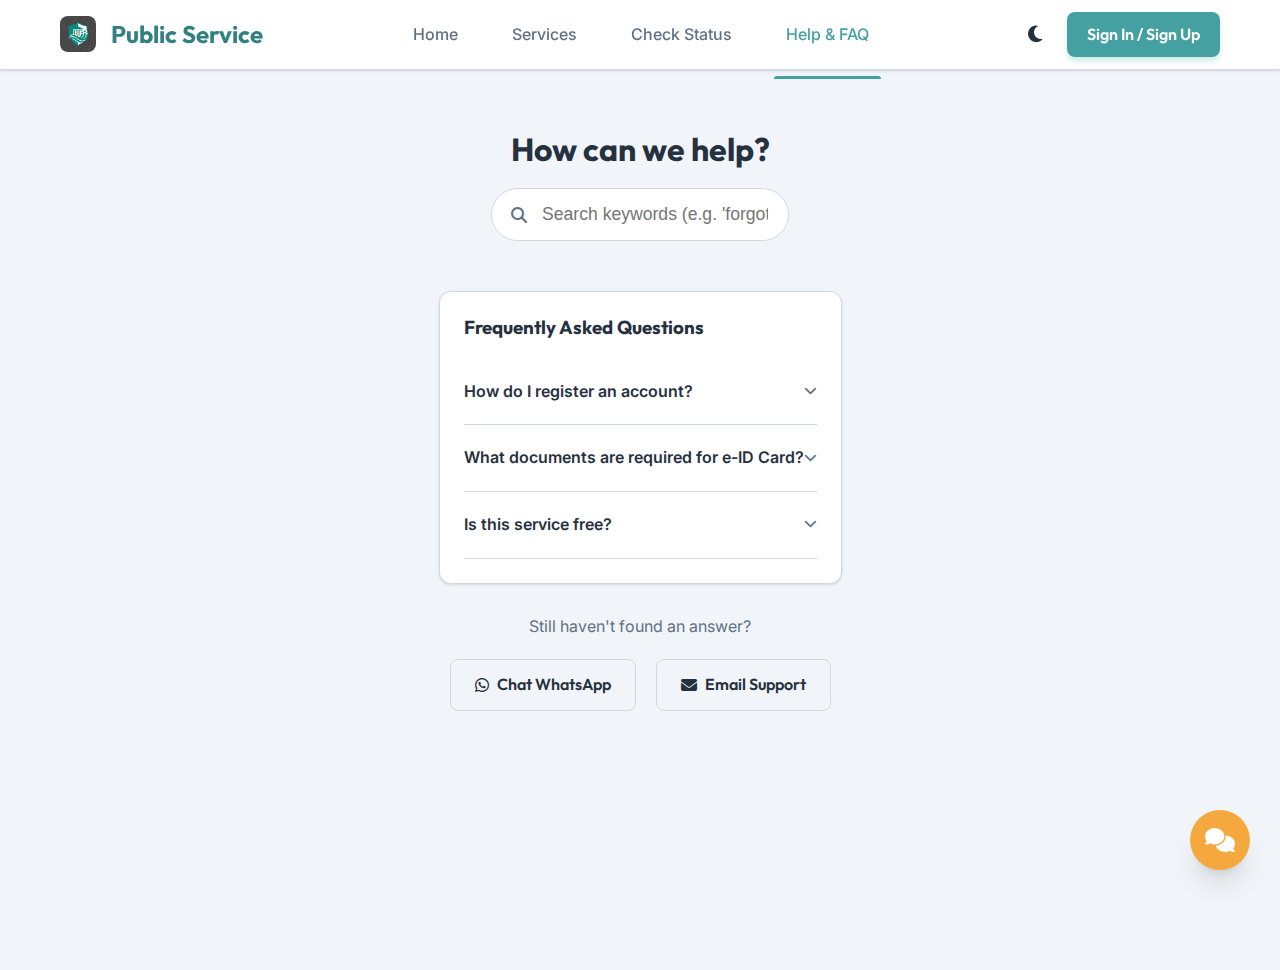
<file: pages/support/faq.html>
<!DOCTYPE html>
<html lang="en">

<head>
    <meta charset="UTF-8">
    <meta name="viewport" content="width=device-width, initial-scale=1.0">
    <title>Help Center - Public Service Portal</title>
    <link href="https://fonts.googleapis.com/css2?family=Inter:wght@400;500;600&family=Outfit:wght@500;700&display=swap"
        rel="stylesheet">
    <link rel="stylesheet" href="https://cdnjs.cloudflare.com/ajax/libs/font-awesome/6.4.0/css/all.min.css">
    <link rel="icon" href="../../assets/logo.png" type="image/png">
    <link rel="stylesheet" href="../../css/style.css">
</head>

<body>

    <header class="app-header">
        <div class="container">
            <a href="../home/index.html" class="logo">
                <img src="../../assets/logo.png" alt="Logo" height="36" style="margin-right: 5px;"><span>Public
                    Service</span>
            </a>
            <nav class="nav-menu">
                <a href="../home/index.html" class="nav-link">Home</a>
                <a href="../services/index.html" class="nav-link">Services</a>
                <a href="../user/status.html" class="nav-link">Check Status</a>
                <a href="faq.html" class="nav-link active">Help & FAQ</a>
            </nav>
            <div style="display: flex; align-items: center; gap: 15px;">
                <button class="btn btn-outline theme-toggle" style="border:none;"><i class="fas fa-moon"></i></button>
                <button class="mobile-menu-toggle">
                    <i class="fas fa-bars"></i>
                </button>
                <a href="../auth/login.html" class="btn btn-primary">Sign In / Sign Up</a>
            </div>
        </div>
    </header>

    <main class="main-wrapper container" style="padding: 60px 20px;">
        <div style="text-align: center; max-width: 600px; margin: 0 auto 50px;">
            <h1 style="margin-bottom: 20px;">How can we help?</h1>
            <div style="position: relative;">
                <input type="text" placeholder="Search keywords (e.g. 'forgot password', 'requirements')..."
                    style="width: 100%; padding: 15px 20px; padding-left: 50px; border: 1px solid var(--border-color); border-radius: 50px; font-size: 1.1rem;">
                <i class="fas fa-search"
                    style="position: absolute; left: 20px; top: 50%; transform: translateY(-50%); color: var(--text-muted);"></i>
            </div>
        </div>

        <div style="max-width: 800px; margin: 0 auto;">
            <div class="card" style="margin-bottom: 30px;">
                <h3 style="margin-bottom: 20px;">Frequently Asked Questions</h3>

                <!-- FAQ Item 1 -->
                <div style="border-bottom: 1px solid var(--border-color); padding: 20px 0;">
                    <details>
                        <summary
                            style="font-weight: 600; cursor: pointer; list-style: none; display: flex; justify-content: space-between; align-items: center;">
                            How do I register an account?
                            <i class="fas fa-chevron-down" style="font-size: 0.8rem; color: var(--text-muted);"></i>
                        </summary>
                        <p style="margin-top: 15px; color: var(--text-muted); line-height: 1.6;">
                            Click the "Sign In / Sign Up" button at the top right, then select "Create Account". Fill in
                            your NIK, Name, Email, and Password accurately.
                        </p>
                    </details>
                </div>

                <!-- FAQ Item 2 -->
                <div style="border-bottom: 1px solid var(--border-color); padding: 20px 0;">
                    <details>
                        <summary
                            style="font-weight: 600; cursor: pointer; list-style: none; display: flex; justify-content: space-between; align-items: center;">
                            What documents are required for e-ID Card?
                            <i class="fas fa-chevron-down" style="font-size: 0.8rem; color: var(--text-muted);"></i>
                        </summary>
                        <p style="margin-top: 15px; color: var(--text-muted); line-height: 1.6;">
                            Generally, you need an introductory letter from RT/RW and a photocopy of your Family Card
                            (KK). For replacements due to loss, a police report is also required.
                        </p>
                    </details>
                </div>

                <!-- FAQ Item 3 -->
                <div style="border-bottom: 1px solid var(--border-color); padding: 20px 0;">
                    <details>
                        <summary
                            style="font-weight: 600; cursor: pointer; list-style: none; display: flex; justify-content: space-between; align-items: center;">
                            Is this service free?
                            <i class="fas fa-chevron-down" style="font-size: 0.8rem; color: var(--text-muted);"></i>
                        </summary>
                        <p style="margin-top: 15px; color: var(--text-muted); line-height: 1.6;">
                            Most population administration services (KTP, KK, Akta) are <strong>FREE of charge</strong>.
                            Some licensing services may have official levies according to regional regulations.
                        </p>
                    </details>
                </div>
            </div>

            <div style="text-align: center;">
                <p style="margin-bottom: 20px; color: var(--text-muted);">Still haven't found an answer?</p>
                <div style="display: flex; gap: 20px; justify-content: center;">
                    <a href="#" class="btn btn-outline"><i class="fab fa-whatsapp"></i> Chat WhatsApp</a>
                    <a href="#" class="btn btn-outline"><i class="fas fa-envelope"></i> Email Support</a>
                </div>
            </div>
        </div>
    </main>

    <script src="../../js/theme.js"></script>
    <script src="../../js/main.js"></script>
</body>

</html>
</file>
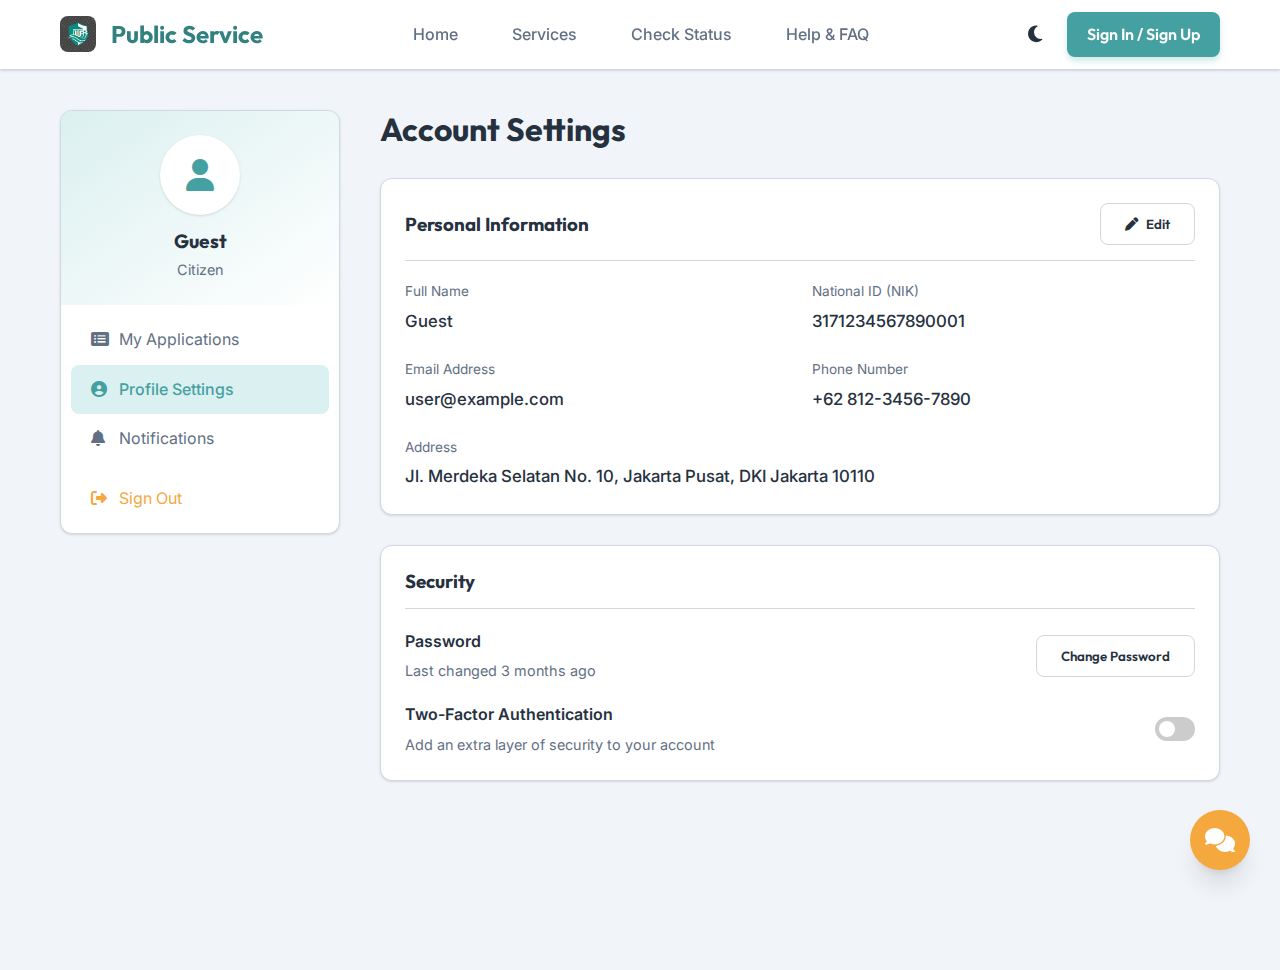
<file: pages/user/profile.html>
<!DOCTYPE html>
<html lang="en">

<head>
    <meta charset="UTF-8">
    <meta name="viewport" content="width=device-width, initial-scale=1.0">
    <title>User Profile - Public Service Portal</title>
    <link href="https://fonts.googleapis.com/css2?family=Inter:wght@400;500;600&family=Outfit:wght@500;700&display=swap"
        rel="stylesheet">
    <link rel="stylesheet" href="https://cdnjs.cloudflare.com/ajax/libs/font-awesome/6.4.0/css/all.min.css">
    <link rel="icon" href="../../assets/logo.png" type="image/png">
    <link rel="stylesheet" href="../../css/style.css">
</head>

<body>

    <header class="app-header">
        <div class="container">
            <a href="../home/index.html" class="logo">
                <img src="../../assets/logo.png" alt="Logo" height="36" style="margin-right: 5px;"><span>Public
                    Service</span>
            </a>
            <nav class="nav-menu">
                <a href="../home/index.html" class="nav-link">Home</a>
                <a href="../services/index.html" class="nav-link">Services</a>
                <a href="status.html" class="nav-link">Check Status</a>
                <a href="../support/faq.html" class="nav-link">Help & FAQ</a>
            </nav>
            <div style="display: flex; align-items: center; gap: 15px;">
                <button class="btn btn-outline theme-toggle" style="border:none;"><i class="fas fa-moon"></i></button>
                <button class="mobile-menu-toggle">
                    <i class="fas fa-bars"></i>
                </button>
                <div id="auth-container-placeholder">
                    <!-- filled by main.js -->
                    <a href="../auth/login.html" class="btn btn-primary">Sign In / Sign Up</a>
                </div>
            </div>
        </div>
    </header>

    <main class="main-wrapper container" style="padding: 40px 20px;">
        <div style="display: grid; grid-template-columns: 280px 1fr; gap: 40px;">

            <!-- Sidebar Navigation -->
            <aside>
                <div class="card" style="padding: 0; overflow: hidden;">
                    <div
                        style="padding: 24px; text-align: center; background: linear-gradient(to bottom right, var(--color-primary-light), transparent);">
                        <div
                            style="width: 80px; height: 80px; background: white; border-radius: 50%; margin: 0 auto 15px; display: flex; align-items: center; justify-content: center; font-size: 2rem; color: var(--color-primary); box-shadow: var(--shadow-sm);">
                            <i class="fas fa-user"></i>
                        </div>
                        <h3 id="profile-name-sidebar" style="margin-bottom: 5px; font-size: 1.2rem;">User Name</h3>
                        <p style="color: var(--text-muted); font-size: 0.9rem;">Citizen</p>
                    </div>
                    <nav style="padding: 10px;">
                        <a href="status.html"
                            style="display: block; padding: 12px 20px; color: var(--text-muted); border-radius: var(--radius-sm); text-decoration: none; transition: all 0.2s;">
                            <i class="fas fa-list-alt" style="width: 24px;"></i> My Applications
                        </a>
                        <a href="profile.html"
                            style="display: block; padding: 12px 20px; background: var(--color-primary-light); color: var(--color-primary); border-radius: var(--radius-sm); font-weight: 500; text-decoration: none;">
                            <i class="fas fa-user-circle" style="width: 24px;"></i> Profile Settings
                        </a>
                        <a href="#"
                            style="display: block; padding: 12px 20px; color: var(--text-muted); border-radius: var(--radius-sm); text-decoration: none; transition: all 0.2s;">
                            <i class="fas fa-bell" style="width: 24px;"></i> Notifications
                        </a>
                        <a href="#" onclick="logout()"
                            style="display: block; padding: 12px 20px; color: var(--color-accent); border-radius: var(--radius-sm); text-decoration: none; transition: all 0.2s; margin-top: 10px;">
                            <i class="fas fa-sign-out-alt" style="width: 24px;"></i> Sign Out
                        </a>
                    </nav>
                </div>
            </aside>

            <!-- Main Content -->
            <section>
                <h1 style="margin-bottom: 30px;">Account Settings</h1>

                <!-- Personal Info Card -->
                <div class="card" style="margin-bottom: 30px;">
                    <div
                        style="display: flex; justify-content: space-between; align-items: center; margin-bottom: 20px; border-bottom: 1px solid var(--border-color); padding-bottom: 15px;">
                        <h3 style="margin: 0;">Personal Information</h3>
                        <button class="btn btn-outline btn-sm"><i class="fas fa-pen"></i> Edit</button>
                    </div>

                    <div style="display: grid; grid-template-columns: 1fr 1fr; gap: 24px;">
                        <div>
                            <label
                                style="display: block; font-size: 0.85rem; color: var(--text-muted); margin-bottom: 5px;">Full
                                Name</label>
                            <div style="font-weight: 500; font-size: 1.05rem;" id="profile-name-field">Loading...</div>
                        </div>
                        <div>
                            <label
                                style="display: block; font-size: 0.85rem; color: var(--text-muted); margin-bottom: 5px;">National
                                ID (NIK)</label>
                            <div style="font-weight: 500; font-size: 1.05rem;">3171234567890001</div>
                        </div>
                        <div>
                            <label
                                style="display: block; font-size: 0.85rem; color: var(--text-muted); margin-bottom: 5px;">Email
                                Address</label>
                            <div style="font-weight: 500; font-size: 1.05rem;">user@example.com</div>
                        </div>
                        <div>
                            <label
                                style="display: block; font-size: 0.85rem; color: var(--text-muted); margin-bottom: 5px;">Phone
                                Number</label>
                            <div style="font-weight: 500; font-size: 1.05rem;">+62 812-3456-7890</div>
                        </div>
                        <div style="grid-column: span 2;">
                            <label
                                style="display: block; font-size: 0.85rem; color: var(--text-muted); margin-bottom: 5px;">Address</label>
                            <div style="font-weight: 500; font-size: 1.05rem;">Jl. Merdeka Selatan No. 10, Jakarta
                                Pusat, DKI Jakarta 10110</div>
                        </div>
                    </div>
                </div>

                <!-- Security Card -->
                <div class="card">
                    <div
                        style="display: flex; justify-content: space-between; align-items: center; margin-bottom: 20px; border-bottom: 1px solid var(--border-color); padding-bottom: 15px;">
                        <h3 style="margin: 0;">Security</h3>
                    </div>

                    <div
                        style="display: flex; justify-content: space-between; align-items: center; margin-bottom: 20px;">
                        <div>
                            <div style="font-weight: 600; margin-bottom: 5px;">Password</div>
                            <div style="color: var(--text-muted); font-size: 0.9rem;">Last changed 3 months ago</div>
                        </div>
                        <button class="btn btn-outline btn-sm">Change Password</button>
                    </div>

                    <div style="display: flex; justify-content: space-between; align-items: center;">
                        <div>
                            <div style="font-weight: 600; margin-bottom: 5px;">Two-Factor Authentication</div>
                            <div style="color: var(--text-muted); font-size: 0.9rem;">Add an extra layer of security to
                                your account</div>
                        </div>
                        <label class="switch"
                            style="position: relative; display: inline-block; width: 40px; height: 24px;">
                            <input type="checkbox" style="opacity: 0; width: 0; height: 0;">
                            <span
                                style="position: absolute; cursor: pointer; top: 0; left: 0; right: 0; bottom: 0; background-color: #ccc; transition: .4s; border-radius: 24px;"></span>
                            <span
                                style="position: absolute; content: ''; height: 16px; width: 16px; left: 4px; bottom: 4px; background-color: white; transition: .4s; border-radius: 50%;"></span>
                        </label>
                    </div>
                </div>

            </section>
        </div>
    </main>

    <script src="../../js/theme.js"></script>
    <script src="../../js/main.js"></script>
    <script>
        document.addEventListener('DOMContentLoaded', () => {
            // Populate user data from simulation
            const user = localStorage.getItem('user') || 'Guest';
            if (document.getElementById('profile-name-sidebar')) {
                document.getElementById('profile-name-sidebar').textContent = user;
            }
            if (document.getElementById('profile-name-field')) {
                document.getElementById('profile-name-field').textContent = user;
            }
        });
    </script>
</body>

</html>
</file>
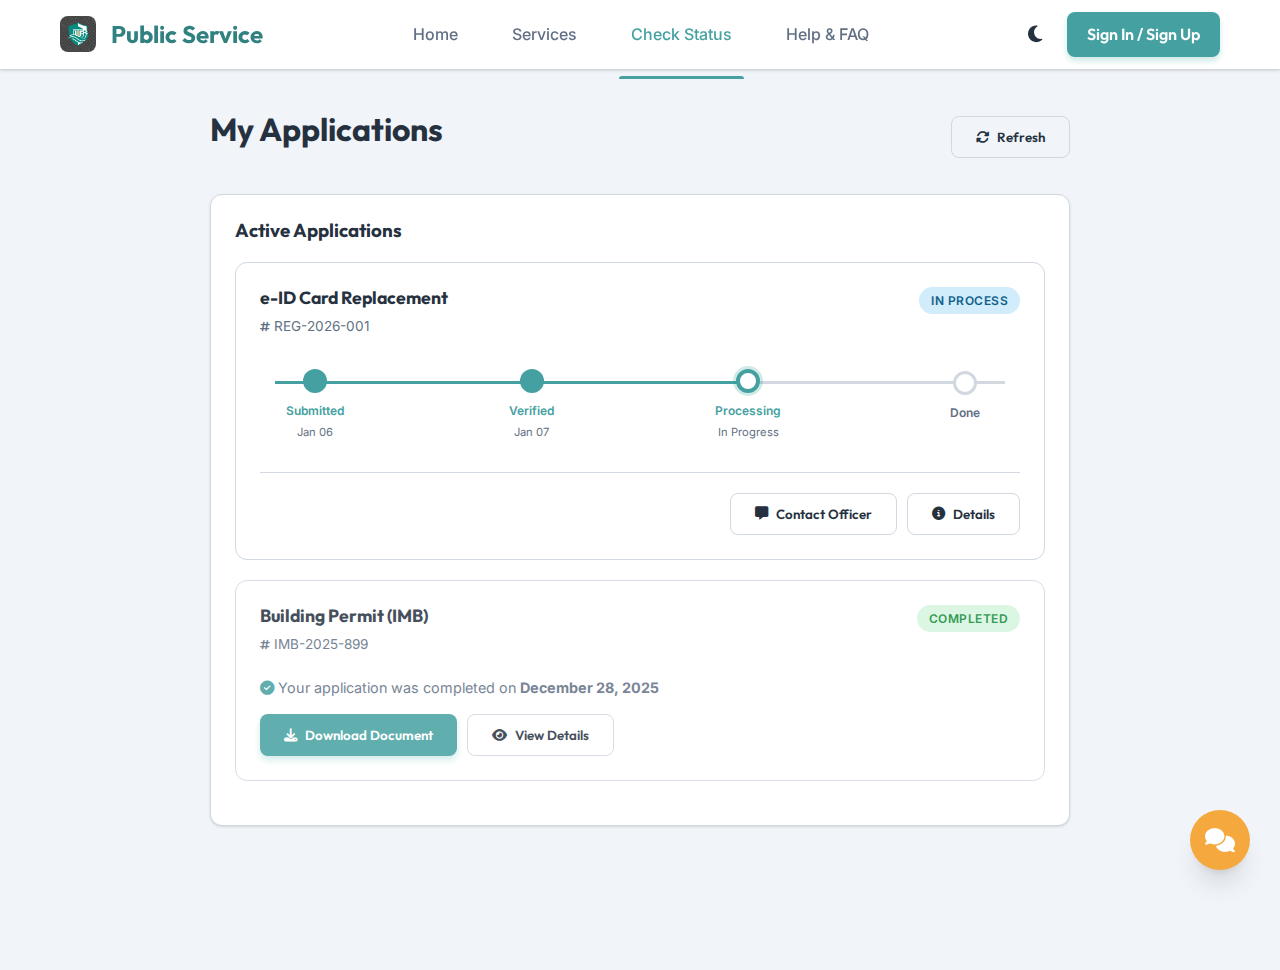
<file: pages/user/status.html>
<!DOCTYPE html>
<html lang="en">

<head>
    <meta charset="UTF-8">
    <meta name="viewport" content="width=device-width, initial-scale=1.0">
    <title>Application Status - Public Service Portal</title>
    <link href="https://fonts.googleapis.com/css2?family=Inter:wght@400;500;600&family=Outfit:wght@500;700&display=swap"
        rel="stylesheet">
    <link rel="stylesheet" href="https://cdnjs.cloudflare.com/ajax/libs/font-awesome/6.4.0/css/all.min.css">
    <link rel="icon" href="../../assets/logo.png" type="image/png">
    <link rel="stylesheet" href="../../css/style.css">
    <style>
        .status-page {
            padding: 40px 20px;
            max-width: 900px;
            margin: 0 auto;
        }

        .application-item {
            border: 1px solid var(--border-color);
            border-radius: var(--radius-md);
            padding: 24px;
            margin-bottom: 20px;
            transition: all 0.3s ease;
        }

        .application-item:hover {
            box-shadow: var(--shadow-md);
            border-color: var(--color-primary-light);
        }

        .app-header-row {
            display: flex;
            justify-content: space-between;
            align-items: start;
            margin-bottom: 20px;
            gap: 15px;
        }

        .progress-timeline {
            display: flex;
            align-items: center;
            justify-content: space-between;
            margin: 30px 0;
            position: relative;
            padding: 0 15px;
        }

        .progress-line {
            position: absolute;
            top: 12px;
            left: 15px;
            right: 15px;
            height: 3px;
            background: var(--border-color);
            z-index: 0;
        }

        .progress-line-fill {
            height: 100%;
            background: var(--color-primary);
            transition: width 0.5s ease;
        }

        .progress-step {
            position: relative;
            z-index: 1;
            text-align: center;
            flex: 0 0 auto;
            min-width: 80px;
        }

        .progress-dot {
            width: 24px;
            height: 24px;
            border-radius: 50%;
            margin: 0 auto 8px;
            background: var(--bg-card);
            border: 3px solid var(--border-color);
            transition: all 0.3s ease;
            position: relative;
        }

        .progress-step.completed .progress-dot {
            background: var(--color-primary);
            border-color: var(--color-primary);
        }

        .progress-step.active .progress-dot {
            background: white;
            border-color: var(--color-primary);
            border-width: 4px;
            box-shadow: 0 0 0 3px rgba(13, 148, 136, 0.2);
        }

        .progress-label {
            font-size: 0.75rem;
            font-weight: 600;
            color: var(--text-muted);
            white-space: nowrap;
        }

        .progress-step.completed .progress-label,
        .progress-step.active .progress-label {
            color: var(--color-primary);
        }

        .progress-date {
            font-size: 0.7rem;
            color: var(--text-muted);
            margin-top: 4px;
            min-height: 14px;
        }

        /* Mobile Responsive */
        @media (max-width: 768px) {
            .status-page {
                padding: 20px 15px;
            }

            .app-header-row {
                flex-direction: column;
                align-items: start;
                gap: 10px;
            }

            .application-item {
                padding: 16px;
            }

            .progress-timeline {
                margin: 20px 0;
            }

            .progress-label {
                font-size: 0.65rem;
            }

            .progress-date {
                font-size: 0.6rem;
                min-height: 12px;
            }

            .progress-dot {
                width: 20px;
                height: 20px;
            }

            .progress-line {
                top: 10px;
            }

            .btn-group {
                display: flex;
                flex-direction: column;
                gap: 10px;
                width: 100%;
            }

            .btn-group .btn {
                width: 100%;
            }
        }
    </style>
</head>

<body>

    <header class="app-header">
        <div class="container">
            <a href="../home/index.html" class="logo">
                <img src="../../assets/logo.png" alt="Logo" height="36" style="margin-right: 5px;">
                <span>Public Service</span>
            </a>
            <nav class="nav-menu">
                <a href="../home/index.html" class="nav-link">Home</a>
                <a href="../services/index.html" class="nav-link">Services</a>
                <a href="status.html" class="nav-link active">Check Status</a>
                <a href="../support/faq.html" class="nav-link">Help & FAQ</a>
            </nav>
            <div style="display: flex; align-items: center; gap: 15px;">
                <button class="mobile-menu-toggle">
                    <i class="fas fa-bars"></i>
                </button>
                <button class="btn btn-outline theme-toggle" style="border:none;">
                    <i class="fas fa-moon"></i>
                </button>
                <a href="../auth/login.html" class="btn btn-primary">Sign In / Sign Up</a>
            </div>
        </div>
    </header>

    <main class="main-wrapper status-page">
        <div
            style="display: flex; justify-content: space-between; align-items: center; margin-bottom: 30px; flex-wrap: wrap; gap: 15px;">
            <h1>My Applications</h1>
            <button class="btn btn-outline">
                <i class="fas fa-sync-alt"></i> Refresh
            </button>
        </div>

        <div class="card" style="margin-bottom: 30px;">
            <h3 style="margin-bottom: 20px;">Active Applications</h3>

            <!-- Application Item 1 - In Progress -->
            <div class="application-item">
                <div class="app-header-row">
                    <div>
                        <h4 style="margin-bottom: 5px; font-size: 1.1rem;">e-ID Card Replacement</h4>
                        <span style="font-size: 0.85rem; color: var(--text-muted);">
                            <i class="fas fa-hashtag" style="font-size: 0.7rem;"></i> REG-2026-001
                        </span>
                    </div>
                    <span class="badge badge-info">In Process</span>
                </div>

                <!-- Progress Timeline -->
                <div class="progress-timeline">
                    <div class="progress-line">
                        <div class="progress-line-fill" style="width: 65%;"></div>
                    </div>

                    <div class="progress-step completed">
                        <div class="progress-dot"></div>
                        <div class="progress-label">Submitted</div>
                        <div class="progress-date">Jan 06</div>
                    </div>

                    <div class="progress-step completed">
                        <div class="progress-dot"></div>
                        <div class="progress-label">Verified</div>
                        <div class="progress-date">Jan 07</div>
                    </div>

                    <div class="progress-step active">
                        <div class="progress-dot"></div>
                        <div class="progress-label">Processing</div>
                        <div class="progress-date">In Progress</div>
                    </div>

                    <div class="progress-step">
                        <div class="progress-dot"></div>
                        <div class="progress-label">Done</div>
                        <div class="progress-date"></div>
                    </div>
                </div>

                <div
                    style="margin-top: 20px; padding-top: 20px; border-top: 1px solid var(--border-color); display: flex; gap: 10px; justify-content: flex-end;">
                    <button class="btn btn-outline btn-sm">
                        <i class="fas fa-comment-alt"></i> Contact Officer
                    </button>
                    <button class="btn btn-outline btn-sm">
                        <i class="fas fa-info-circle"></i> Details
                    </button>
                </div>
            </div>

            <!-- Application Item 2 - Completed -->
            <div class="application-item" style="opacity: 0.85;">
                <div class="app-header-row">
                    <div>
                        <h4 style="margin-bottom: 5px; font-size: 1.1rem;">Building Permit (IMB)</h4>
                        <span style="font-size: 0.85rem; color: var(--text-muted);">
                            <i class="fas fa-hashtag" style="font-size: 0.7rem;"></i> IMB-2025-899
                        </span>
                    </div>
                    <span class="badge badge-success">Completed</span>
                </div>

                <p style="font-size: 0.9rem; color: var(--text-muted); margin: 15px 0;">
                    <i class="fas fa-check-circle" style="color: var(--color-primary);"></i>
                    Your application was completed on <strong>December 28, 2025</strong>
                </p>

                <div class="btn-group" style="margin-top: 15px; display: flex; gap: 10px;">
                    <button class="btn btn-primary btn-sm">
                        <i class="fas fa-download"></i> Download Document
                    </button>
                    <button class="btn btn-outline btn-sm">
                        <i class="fas fa-eye"></i> View Details
                    </button>
                </div>
            </div>
        </div>

        <!-- Empty State (Hidden by default) -->
        <div class="card" style="text-align: center; padding: 60px 20px; display: none;">
            <i class="fas fa-inbox"
                style="font-size: 4rem; color: var(--text-muted); opacity: 0.3; margin-bottom: 20px;"></i>
            <h3 style="color: var(--text-muted); margin-bottom: 10px;">No Applications Yet</h3>
            <p style="color: var(--text-muted); margin-bottom: 30px;">Start applying for services to track your
                application status here.</p>
            <a href="../services/index.html" class="btn btn-primary">
                <i class="fas fa-search"></i> Browse Services
            </a>
        </div>

    </main>

    <script src="../../js/theme.js"></script>
    <script src="../../js/main.js"></script>
</body>

</html>
</file>
<file: css/style.css>
/* 
 * Portal Layanan Publik - Main Stylesheet 
 * Design System: Friendly, Accessible, Trustworthy
 */

:root {
    /* ======================
     Color Palette (Light Mode - Primary)
     ====================== */
    --color-primary: hsl(180, 40%, 45%);
    /* Teal/Sea Green - Main Brand */
    --color-primary-dark: hsl(180, 45%, 35%);
    /* Darker Teal for hover */
    --color-primary-light: hsl(180, 40%, 90%);
    /* Light Teal for backgrounds */

    --color-secondary: hsl(200, 60%, 95%);
    /* Very Light Sky Blue - Surface */
    --color-accent: hsl(35, 90%, 60%);
    /* Warm Orange - Call to Action */

    --bg-body: #f1f5f9;
    /* Slight darker slate for contrast */
    --bg-card: #ffffff;
    --bg-sidebar: #ffffff;

    --text-main: hsl(215, 25%, 20%);
    /* Darker, sharper text */
    --text-muted: hsl(215, 15%, 45%);
    /* Slightly darker muted text */
    --text-inverse: #ffffff;

    --border-color: hsl(214, 20%, 85%);
    /* More defined borders */

    --shadow-sm: 0 1px 3px 0 rgba(0, 0, 0, 0.1), 0 1px 2px -1px rgba(0, 0, 0, 0.1);
    --shadow-md: 0 4px 6px -1px rgba(0, 0, 0, 0.1), 0 2px 4px -2px rgba(0, 0, 0, 0.1);
    --shadow-lg: 0 20px 25px -5px rgba(0, 0, 0, 0.1), 0 8px 10px -6px rgba(0, 0, 0, 0.1);
    --shadow-hover: 0 25px 50px -12px rgba(13, 148, 136, 0.15);
    /* Colored shadow on hover */

    /* Spacing & Sizes */
    --header-height: 70px;
    --sidebar-width: 260px;
    --radius-sm: 8px;
    --radius-md: 12px;
    --radius-lg: 16px;

    /* Fonts */
    --font-heading: 'Outfit', sans-serif;
    --font-body: 'Inter', sans-serif;
}

[data-theme="dark"] {
    /* ======================
     Color Palette (Dark Mode)
     ====================== */
    --color-primary: hsl(180, 30%, 50%);
    /* Lighter Teal for dark mode */
    --color-primary-dark: hsl(180, 30%, 40%);
    --color-primary-light: hsl(180, 20%, 20%);

    --color-secondary: hsl(215, 25%, 20%);
    --bg-body: hsl(220, 30%, 10%);
    /* Deep Blue/Grey */
    --bg-card: hsl(220, 25%, 15%);
    /* Lighter Blue/Grey */
    --bg-sidebar: hsl(220, 25%, 13%);

    --text-main: hsl(220, 10%, 95%);
    --text-muted: hsl(220, 10%, 70%);
    --border-color: hsl(215, 20%, 25%);
}

/* ======================
   Reset & Base
   ====================== */
* {
    margin: 0;
    padding: 0;
    box-sizing: border-box;
}

body {
    font-family: var(--font-body);
    background-color: var(--bg-body);
    color: var(--text-main);
    line-height: 1.6;
    transition: background-color 0.3s ease, color 0.3s ease;
}

h1,
h2,
h3,
h4,
h5,
h6 {
    font-family: var(--font-heading);
    font-weight: 700;
    color: var(--text-main);
    margin-bottom: 0.5em;
    line-height: 1.2;
}

a {
    text-decoration: none;
    color: inherit;
    transition: color 0.2s;
}

ul {
    list-style: none;
}

img {
    max-width: 100%;
    border-radius: var(--radius-sm);
}

/* ======================
   Utilities
   ====================== */
.container {
    max-width: 1200px;
    margin: 0 auto;
    padding: 0 20px;
}

.btn {
    display: inline-flex;
    align-items: center;
    justify-content: center;
    padding: 12px 24px;
    border-radius: var(--radius-sm);
    font-weight: 600;
    cursor: pointer;
    transition: all 0.2s ease;
    border: none;
    font-family: var(--font-heading);
    gap: 8px;
}

.btn-primary {
    background-color: var(--color-primary);
    color: var(--text-inverse);
    box-shadow: 0 4px 6px rgba(13, 148, 136, 0.2);
}

.btn-primary:hover {
    background-color: var(--color-primary-dark);
    transform: translateY(-2px);
    box-shadow: 0 6px 10px rgba(13, 148, 136, 0.3);
}

.btn-accent {
    background-color: var(--color-accent);
    color: white;
}

.btn-accent:hover {
    filter: brightness(1.1);
    transform: translateY(-2px);
}

.btn-outline {
    background-color: transparent;
    border: 1px solid var(--border-color);
    color: var(--text-main);
}

.btn-outline:hover {
    background-color: var(--bg-body);
    border-color: var(--color-primary);
    color: var(--color-primary);
}

.card {
    background-color: var(--bg-card);
    border-radius: var(--radius-md);
    padding: 24px;
    border: 1px solid var(--border-color);
    box-shadow: var(--shadow-sm);
    transition: all 0.3s cubic-bezier(0.4, 0, 0.2, 1);
    position: relative;
    overflow: hidden;
}

.card:hover {
    transform: translateY(-5px);
    box-shadow: var(--shadow-hover);
    border-color: var(--color-primary-light);
}

/* Glass effect for overlays */
.glass-panel {
    background: rgba(255, 255, 255, 0.7);
    backdrop-filter: blur(10px);
    -webkit-backdrop-filter: blur(10px);
    border: 1px solid rgba(255, 255, 255, 0.3);
}

.badge {
    padding: 4px 12px;
    border-radius: 50px;
    font-size: 0.75rem;
    font-weight: 600;
    text-transform: uppercase;
    letter-spacing: 0.5px;
}

.badge-success {
    background: hsl(140, 60%, 90%);
    color: hsl(140, 80%, 30%);
}

.badge-warning {
    background: hsl(40, 90%, 90%);
    color: hsl(35, 90%, 35%);
}

.badge-info {
    background: hsl(200, 80%, 90%);
    color: hsl(200, 80%, 30%);
}

/* ======================
   Layout
   ====================== */
.main-wrapper {
    min-height: 100vh;
    display: flex;
    flex-direction: column;
}

/* Header */
.app-header {
    background-color: var(--bg-card);
    height: var(--header-height);
    border-bottom: 1px solid var(--border-color);
    position: sticky;
    top: 0;
    z-index: 100;
    display: flex;
    align-items: center;
    box-shadow: var(--shadow-sm);
}

.app-header .container {
    display: flex;
    justify-content: space-between;
    align-items: center;
    width: 100%;
}

.logo {
    font-family: var(--font-heading);
    font-size: 1.5rem;
    font-weight: 700;
    color: var(--color-primary);
    display: flex;
    align-items: center;
    gap: 10px;
}

.nav-menu {
    display: flex;
    gap: 30px;
}

.nav-link {
    font-weight: 500;
    color: var(--text-muted);
    position: relative;
}

.nav-link:hover,
.nav-link.active {
    color: var(--color-primary);
}

.nav-link.active::after {
    content: '';
    position: absolute;
    bottom: -24px;
    left: 0;
    width: 100%;
    height: 3px;
    background-color: var(--color-primary);
    border-radius: 3px 3px 0 0;
}

/* Header Element Consistency - Enforce uniform sizing */
.app-header .logo {
    font-size: 1.5rem !important;
    color: var(--color-primary-dark);
}

.app-header .logo img {
    height: 36px !important;
    width: auto !important;
}

.app-header .nav-link {
    font-size: 1rem !important;
    padding: 8px 12px;
}

.app-header .btn {
    font-size: 1rem !important;
    padding: 10px 20px !important;
    font-weight: 600 !important;
}

.app-header .theme-toggle {
    padding: 10px !important;
    font-size: 1.2rem !important;
    border: none !important;
}

.app-header .mobile-menu-toggle {
    font-size: 1.4rem !important;
    padding: 8px !important;
}

/* Footer */
.app-footer {
    background-color: var(--color-primary);
    color: white;
    padding: 60px 0 20px;
    margin-top: auto;
}

.footer-grid {
    display: grid;
    grid-template-columns: 2fr 1fr 1fr 1fr;
    gap: 40px;
    margin-bottom: 40px;
}

.footer-col h4 {
    color: white;
    margin-bottom: 20px;
}

.footer-links li {
    margin-bottom: 12px;
}

.footer-links a {
    opacity: 0.8;
}

.footer-links a:hover {
    opacity: 1;
}

/* ======================
   Mobile Menu
   ====================== */
.mobile-menu-toggle {
    display: none;
    background: none;
    border: none;
    font-size: 1.5rem;
    color: var(--color-primary);
    cursor: pointer;
    padding: 8px;
}

.mobile-menu-toggle:hover {
    color: var(--color-primary-dark);
}

/* ======================
   Responsive
   ====================== */
@media (max-width: 768px) {
    .container {
        padding: 0 15px;
    }

    h1 {
        font-size: 2rem !important;
    }

    h2 {
        font-size: 1.5rem !important;
    }

    h3 {
        font-size: 1.2rem !important;
    }

    .btn {
        font-size: 0.85rem;
        padding: 10px 18px;
    }

    .card {
        font-size: 0.9rem;
        padding: 16px;
    }

    .mobile-menu-toggle {
        display: block;
    }

    .nav-menu {
        position: fixed;
        top: var(--header-height);
        left: 0;
        right: 0;
        background: var(--bg-card);
        flex-direction: column;
        gap: 0;
        padding: 20px;
        box-shadow: var(--shadow-lg);
        transform: translateX(-100%);
        transition: transform 0.3s ease;
        z-index: 99;
        border-bottom: 1px solid var(--border-color);
    }

    .nav-menu.active {
        transform: translateX(0);
    }

    .nav-link {
        padding: 15px 0;
        border-bottom: 1px solid var(--border-color);
        width: 100%;
    }

    .nav-link:last-child {
        border-bottom: none;
    }

    .nav-link.active::after {
        display: none;
    }

    .footer-grid {
        grid-template-columns: 1fr;
        gap: 30px;
    }

    .app-header .container>div:last-child {
        gap: 10px;
    }

    .logo {
        font-size: 1rem;
    }

    .logo img {
        height: 24px !important;
    }

    .logo span {
        font-size: 0.95rem;
    }

    /* Page title sizing */
    main h1 {
        font-size: 1.5rem !important;
    }

    /* Header buttons - very compact on mobile */
    .app-header .btn {
        font-size: 0.7rem !important;
        padding: 6px 10px !important;
    }

    /* Auth buttons - smaller on mobile */
    .btn-primary,
    a.btn-primary,
    .btn-outline,
    a.btn-outline {
        font-size: 0.75rem;
        padding: 7px 12px;
    }

    /* Header container spacing */
    .app-header .container>div:last-child {
        gap: 6px;
    }

    /* Footer mobile styles */
    .app-footer {
        padding: 40px 0 15px;
    }

    .footer-grid {
        gap: 25px;
        margin-bottom: 25px;
    }

    .footer-col .logo {
        font-size: 1.1rem;
        margin-bottom: 15px;
    }

    .footer-col h4 {
        font-size: 0.95rem;
        margin-bottom: 12px;
    }

    .footer-col p {
        font-size: 0.85rem;
    }

    .footer-links {
        font-size: 0.85rem;
    }

    .footer-links li {
        margin-bottom: 8px;
    }
}
</file>
